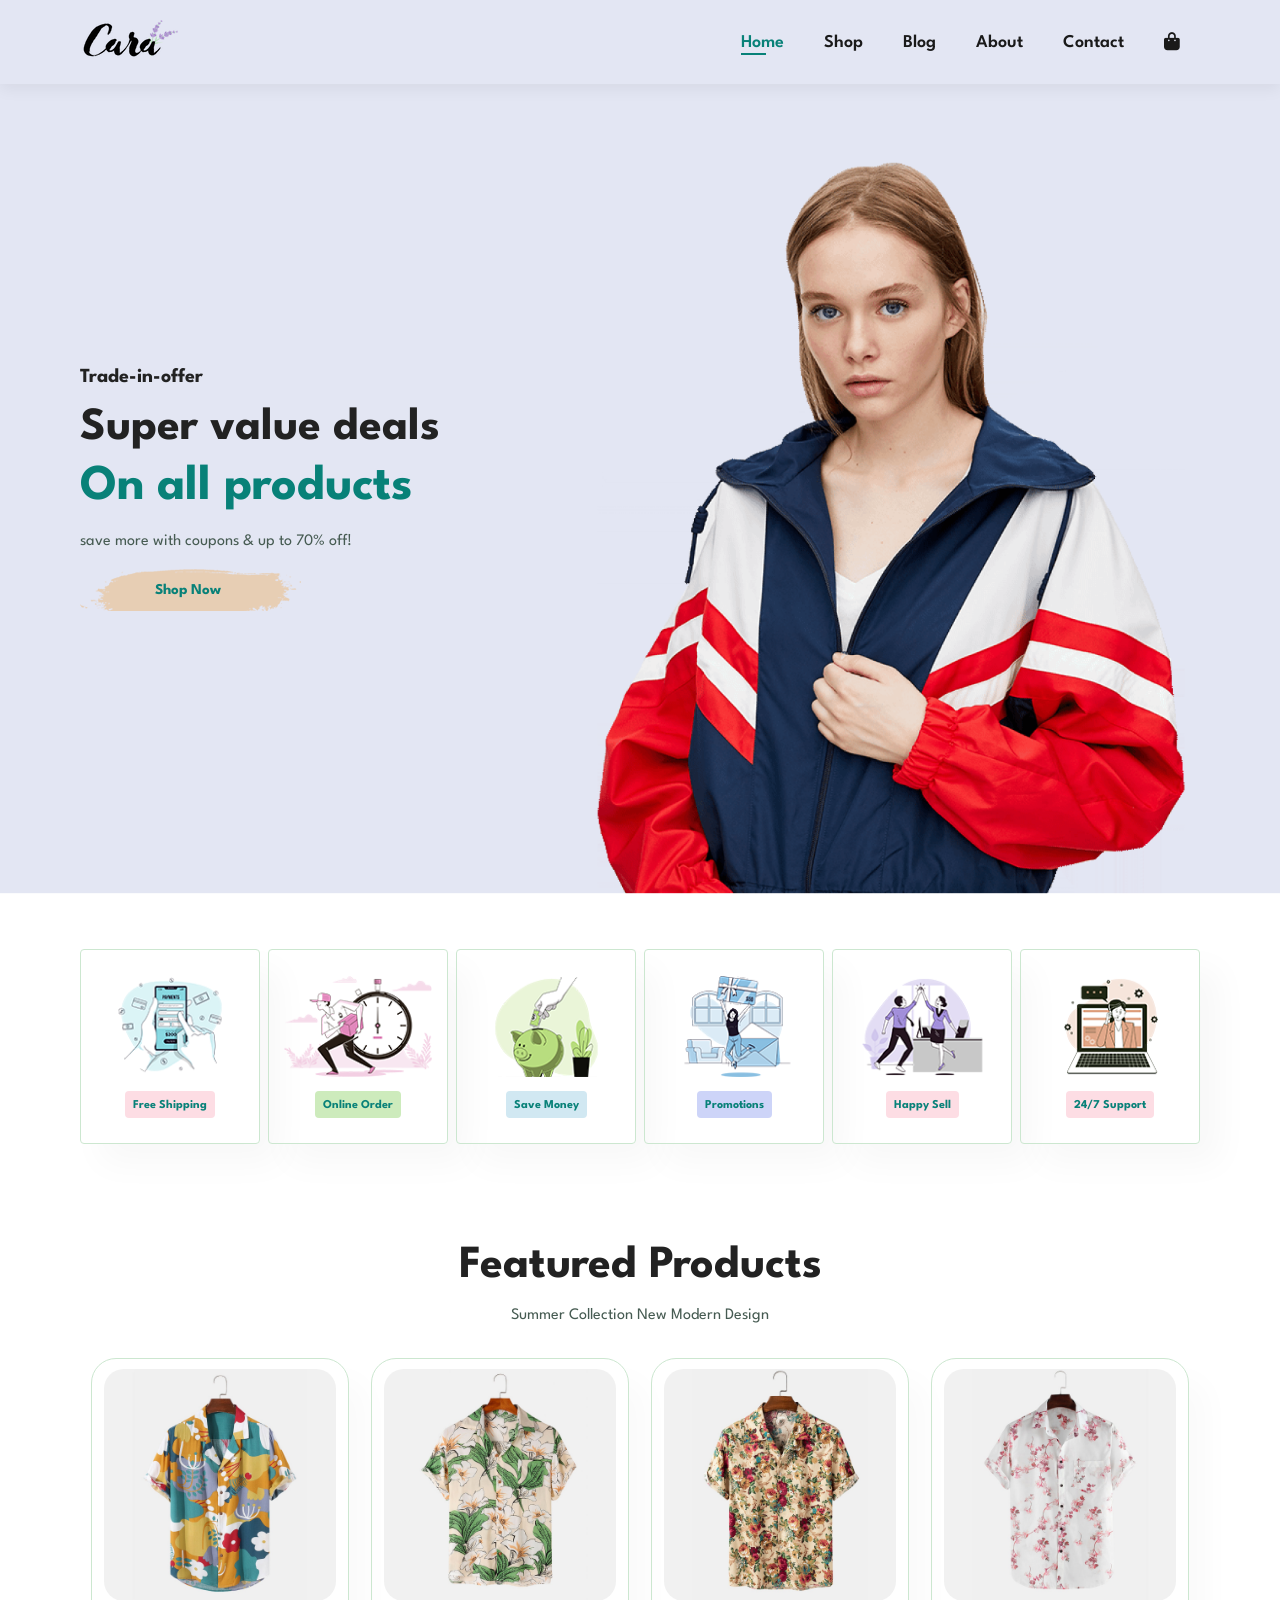
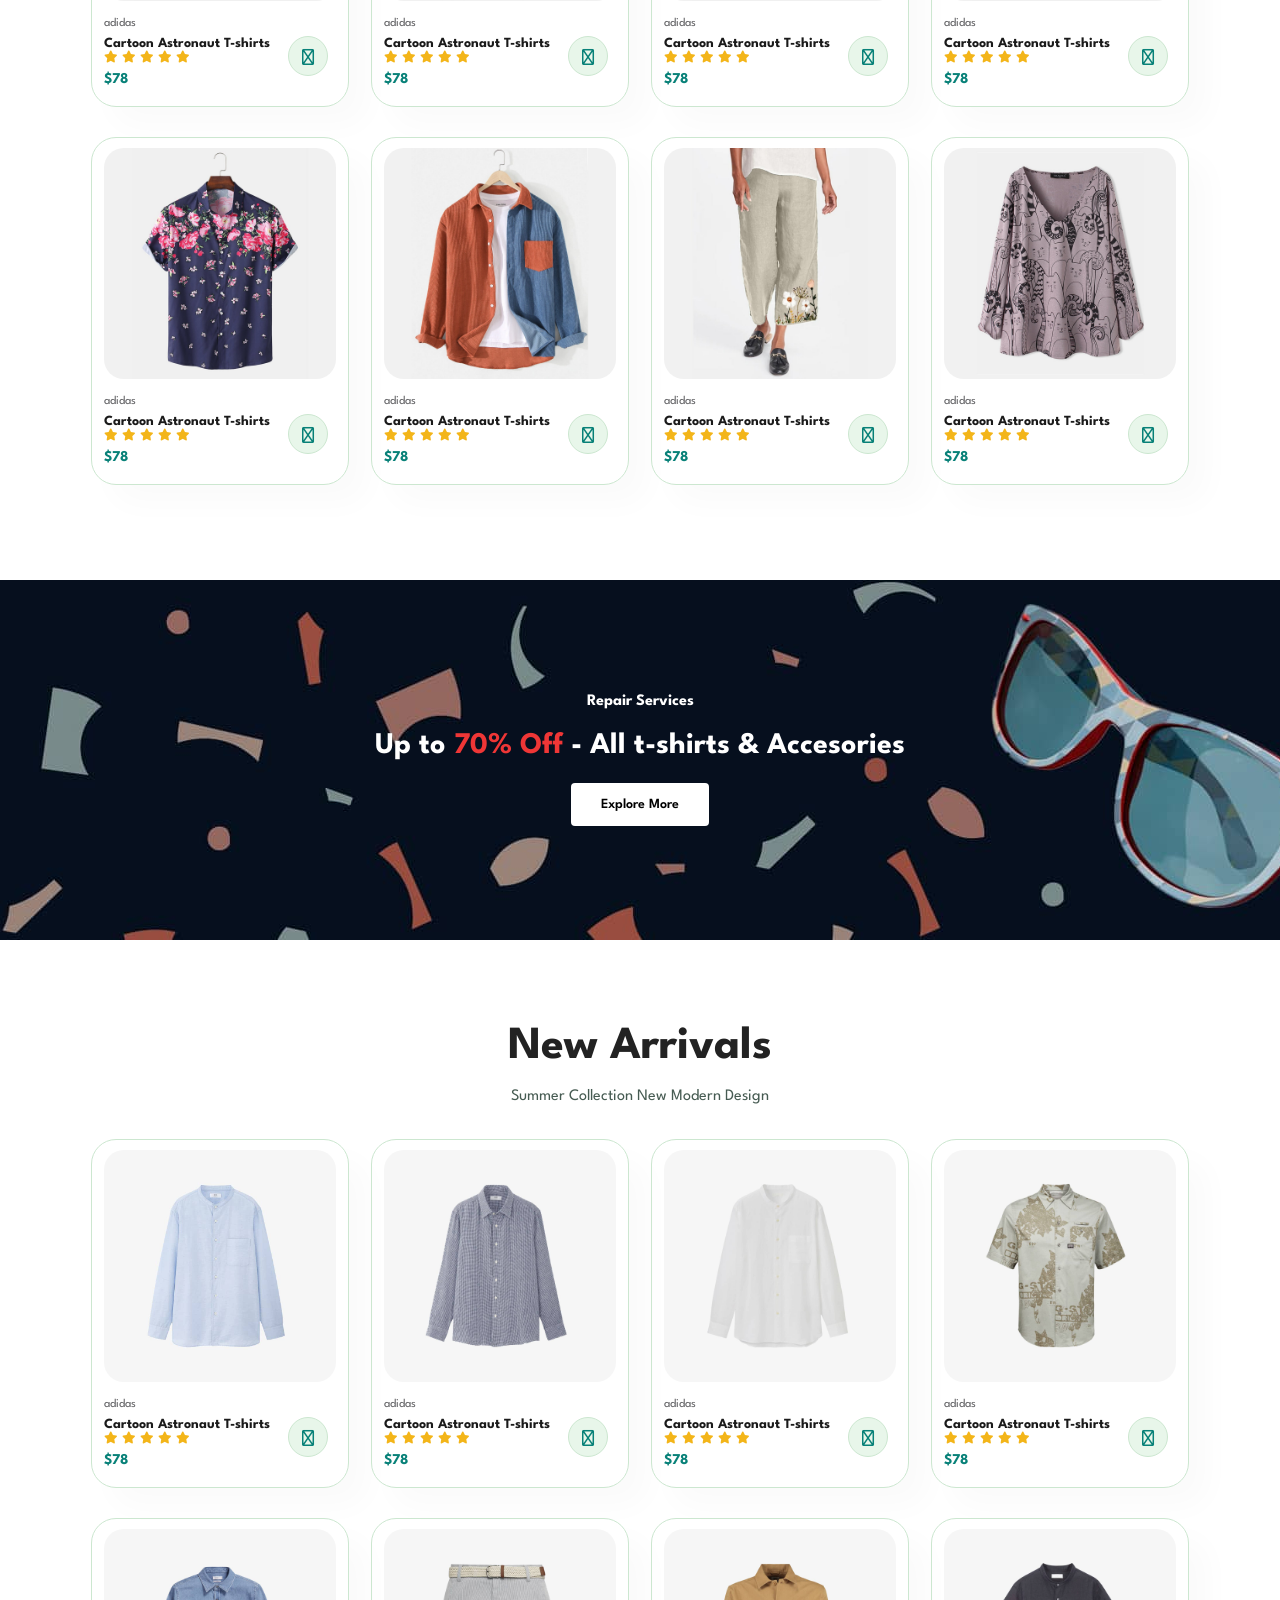
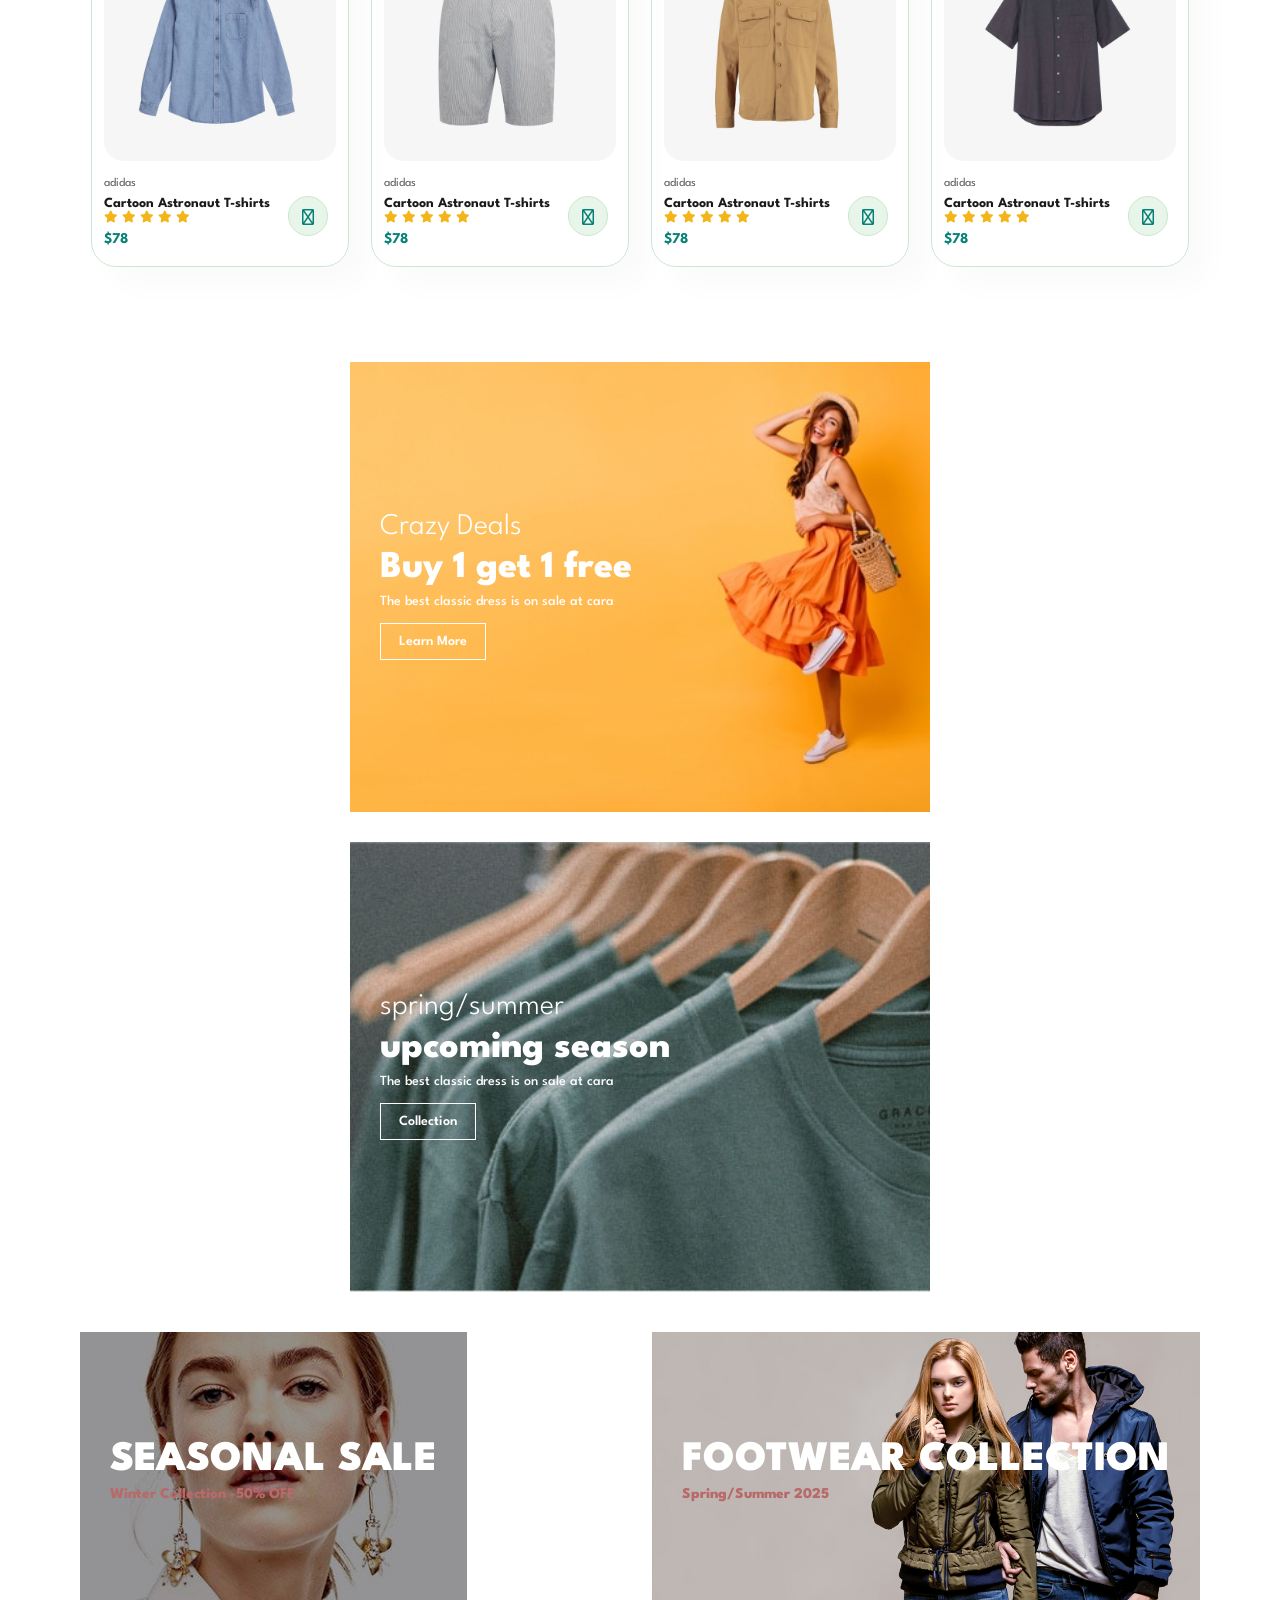
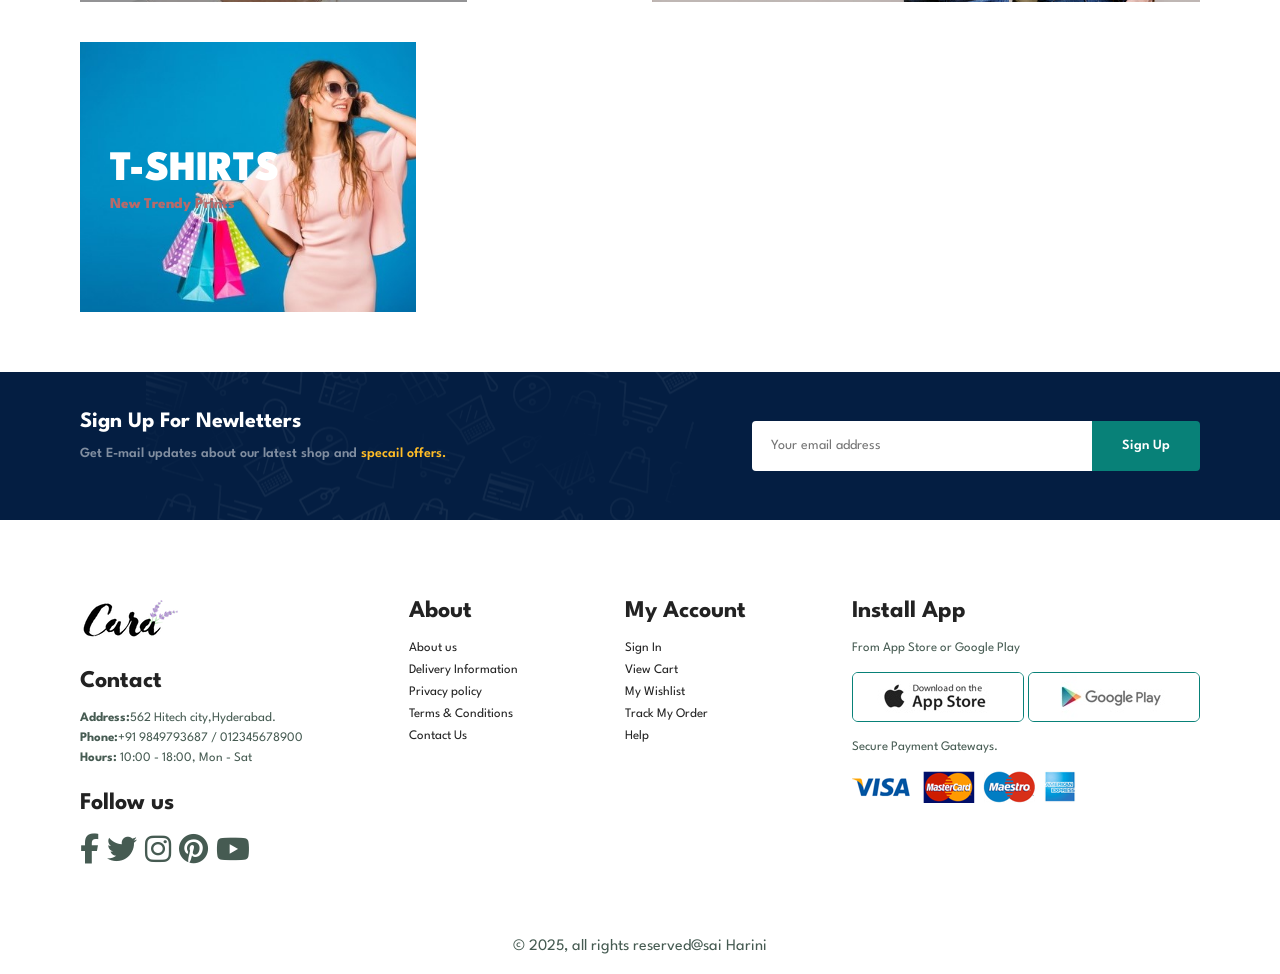
<file: index.html>
<!DOCTYPE html>
<html lang="en">
<head>
    <meta charset="UTF-8">
    <meta name="viewport" content="width=device-width, initial-scale=1.0">
    <title>Cara -Clothing Brand.</title>
    <link rel="stylesheet" href="style.css">
    <link rel="icon" href="assets/logo.png" type="image/x-icon">

    <!-- Font Awesome CDN -->
    <link rel="stylesheet" href="https://cdn.jsdelivr.net/npm/@fortawesome/fontawesome-free@6.5.2/css/all.min.css">

</head>
<body>
    <section id="header">
        <a href="#"><img src="assets/logo.png" class="logo" alt=""></a>
        <div>
            <ul id="navbar">
                <li><a class="active" href="index.html">Home</a></li>
                <li><a href="shop.html">Shop</a></li>
                <li><a href="blog.html">Blog</a></li>
                <li><a href="about.html">About</a></li>
                <li><a href="contact.html">Contact</a></li>
                <li id="lg-bag"><a href="cart.html"><i class="fa-solid fa-bag-shopping"></i></a></li>
                <a href="#" id="close"><i class="fas fa-times"></i></a>

            </ul>
        </div>
        <div id="mobile">
            <a style="color:black" href="cart.html"><i class="fa-solid fa-bag-shopping"></i></a>
             <i id="bar" class="fas fa-outdent"></i>
        </div>
    </section>
    <section id="hero">
        <h4>Trade-in-offer</h4>
        <h2>Super value deals</h2>
        <h1>On all products</h1>
        <p>save more with coupons & up to 70% off!</p>
        <button>Shop Now</button>
    </section>
    <section id="feature" class="section-p1">
        <div class="feature-box">
            <img src="assets/features/f1.png" alt="">
            <h6>Free Shipping</h6>
        </div>
        <div class="feature-box">
            <img src="assets/features/f2.png" alt="">
            <h6>Online Order</h6>
        </div>
        <div class="feature-box">
            <img src="assets/features/f3.png" alt="">
            <h6>Save Money</h6>
        </div>
        <div class="feature-box">
            <img src="assets/features/f4.png" alt="">
            <h6>Promotions</h6>
        </div>
        <div class="feature-box">
            <img src="assets/features/f5.png" alt="">
            <h6>Happy Sell</h6>
        </div>
        <div class="feature-box">
            <img src="assets/features/f6.png" alt="">
            <h6>24/7 Support</h6>
        </div>
    </section>
    <section id="product1" class="section-p1">
        <h2>Featured Products</h2>
        <p>Summer Collection New Modern Design</p>
        <div class="pro-container">
            <div class="pro" onclick="window.location.href='sproduct.html'">
                <img src="assets/products/f1.jpg" alt="">
                <div class="des">
                    <span>adidas</span>
                    <h5>Cartoon Astronaut T-shirts</h5>
                    <div class="start">
                        <i class="fas fa-star"></i>
                        <i class="fas fa-star"></i>
                        <i class="fas fa-star"></i>
                        <i class="fas fa-star"></i>
                        <i class="fas fa-star"></i>
                    </div>
                    <h4>$78</h4>
                </div>
                <a href="#"><i class="fa-solid fa-cart-shopping"></i></a>
            </div>
            <div class="pro">
                <img src="assets/products/f2.jpg" alt="">
                <div class="des">
                    <span>adidas</span>
                    <h5>Cartoon Astronaut T-shirts</h5>
                    <div class="start">
                        <i class="fas fa-star"></i>
                        <i class="fas fa-star"></i>
                        <i class="fas fa-star"></i>
                        <i class="fas fa-star"></i>
                        <i class="fas fa-star"></i>
                    </div>
                    <h4>$78</h4>
                </div>
                <a href="#"><i class="fa fa-cart-shopping"></i></a>
            </div><div class="pro">
                <img src="assets/products/f3.jpg" alt="">
                <div class="des">
                    <span>adidas</span>
                    <h5>Cartoon Astronaut T-shirts</h5>
                    <div class="start">
                        <i class="fas fa-star"></i>
                        <i class="fas fa-star"></i>
                        <i class="fas fa-star"></i>
                        <i class="fas fa-star"></i>
                        <i class="fas fa-star"></i>
                    </div>
                    <h4>$78</h4>
                </div>
                <a href="#"><i class="fa fa-cart-shopping"></i></a>
            </div><div class="pro">
                <img src="assets/products/f4.jpg" alt="">
                <div class="des">
                    <span>adidas</span>
                    <h5>Cartoon Astronaut T-shirts</h5>
                    <div class="start">
                        <i class="fas fa-star"></i>
                        <i class="fas fa-star"></i>
                        <i class="fas fa-star"></i>
                        <i class="fas fa-star"></i>
                        <i class="fas fa-star"></i>
                    </div>
                    <h4>$78</h4>
                </div>
                <a href="#"><i class="fa fa-cart-shopping"></i></a>
            </div><div class="pro">
                <img src="assets/products/f5.jpg" alt="">
                <div class="des">
                    <span>adidas</span>
                    <h5>Cartoon Astronaut T-shirts</h5>
                    <div class="start">
                        <i class="fas fa-star"></i>
                        <i class="fas fa-star"></i>
                        <i class="fas fa-star"></i>
                        <i class="fas fa-star"></i>
                        <i class="fas fa-star"></i>
                    </div>
                    <h4>$78</h4>
                </div>
                <a href="#"><i class="fa fa-cart-shopping"></i></a>
            </div><div class="pro">
                <img src="assets/products/f6.jpg" alt="">
                <div class="des">
                    <span>adidas</span>
                    <h5>Cartoon Astronaut T-shirts</h5>
                    <div class="start">
                        <i class="fas fa-star"></i>
                        <i class="fas fa-star"></i>
                        <i class="fas fa-star"></i>
                        <i class="fas fa-star"></i>
                        <i class="fas fa-star"></i>
                    </div>
                    <h4>$78</h4>
                </div>
                <a href="#"><i class="fa fa-cart-shopping"></i></a>
            </div><div class="pro">
                <img src="assets/products/f7.jpg" alt="">
                <div class="des">
                    <span>adidas</span>
                    <h5>Cartoon Astronaut T-shirts</h5>
                    <div class="start">
                        <i class="fas fa-star"></i>
                        <i class="fas fa-star"></i>
                        <i class="fas fa-star"></i>
                        <i class="fas fa-star"></i>
                        <i class="fas fa-star"></i>
                    </div>
                    <h4>$78</h4>
                </div>
                <a href="#"><i class="fa fa-cart-shopping"></i></a>
            </div>
            <div class="pro">
                <img src="assets/products/f8.jpg" alt="">
                <div class="des">
                    <span>adidas</span>
                    <h5>Cartoon Astronaut T-shirts</h5>
                    <div class="start">
                        <i class="fas fa-star"></i>
                        <i class="fas fa-star"></i>
                        <i class="fas fa-star"></i>
                        <i class="fas fa-star"></i>
                        <i class="fas fa-star"></i>
                    </div>
                    <h4>$78</h4>
                </div>
                <a href="#"><i class="fa fa-cart-shopping"></i></a>
            </div>
        </div>
    </section>
    <section id="banner" class="section-m1">
        <h4>Repair Services</h4>
        <h2>Up to <span>70% Off</span> - All t-shirts & Accesories</h2>
        <button class="normal">Explore More</button>
    </section>
    <section id="product1" class="section-p1">
        <h2>New Arrivals</h2>
        <p>Summer Collection New Modern Design</p>
        <div class="pro-container">
            <div class="pro">
                <img src="assets/products/n1.jpg" alt="">
                <div class="des">
                    <span>adidas</span>
                    <h5>Cartoon Astronaut T-shirts</h5>
                    <div class="start">
                        <i class="fas fa-star"></i>
                        <i class="fas fa-star"></i>
                        <i class="fas fa-star"></i>
                        <i class="fas fa-star"></i>
                        <i class="fas fa-star"></i>
                    </div>
                    <h4>$78</h4>
                </div>
                <a href="#"><i class="fa fa-cart-shopping"></i></a>
            </div>
            <div class="pro">
                <img src="assets/products/n2.jpg" alt="">
                <div class="des">
                    <span>adidas</span>
                    <h5>Cartoon Astronaut T-shirts</h5>
                    <div class="start">
                        <i class="fas fa-star"></i>
                        <i class="fas fa-star"></i>
                        <i class="fas fa-star"></i>
                        <i class="fas fa-star"></i>
                        <i class="fas fa-star"></i>
                    </div>
                    <h4>$78</h4>
                </div>
                <a href="#"><i class="fa fa-cart-shopping"></i></a>
            </div><div class="pro">
                <img src="assets/products/n3.jpg" alt="">
                <div class="des">
                    <span>adidas</span>
                    <h5>Cartoon Astronaut T-shirts</h5>
                    <div class="start">
                        <i class="fas fa-star"></i>
                        <i class="fas fa-star"></i>
                        <i class="fas fa-star"></i>
                        <i class="fas fa-star"></i>
                        <i class="fas fa-star"></i>
                    </div>
                    <h4>$78</h4>
                </div>
                <a href="#"><i class="fa fa-cart-shopping"></i></a>
            </div><div class="pro">
                <img src="assets/products/n4.jpg" alt="">
                <div class="des">
                    <span>adidas</span>
                    <h5>Cartoon Astronaut T-shirts</h5>
                    <div class="start">
                        <i class="fas fa-star"></i>
                        <i class="fas fa-star"></i>
                        <i class="fas fa-star"></i>
                        <i class="fas fa-star"></i>
                        <i class="fas fa-star"></i>
                    </div>
                    <h4>$78</h4>
                </div>
                <a href="#"><i class="fa fa-cart-shopping"></i></a>
            </div><div class="pro">
                <img src="assets/products/n5.jpg" alt="">
                <div class="des">
                    <span>adidas</span>
                    <h5>Cartoon Astronaut T-shirts</h5>
                    <div class="start">
                        <i class="fas fa-star"></i>
                        <i class="fas fa-star"></i>
                        <i class="fas fa-star"></i>
                        <i class="fas fa-star"></i>
                        <i class="fas fa-star"></i>
                    </div>
                    <h4>$78</h4>
                </div>
                <a href="#"><i class="fa fa-cart-shopping"></i></a>
            </div><div class="pro">
                <img src="assets/products/n6.jpg" alt="">
                <div class="des">
                    <span>adidas</span>
                    <h5>Cartoon Astronaut T-shirts</h5>
                    <div class="start">
                        <i class="fas fa-star"></i>
                        <i class="fas fa-star"></i>
                        <i class="fas fa-star"></i>
                        <i class="fas fa-star"></i>
                        <i class="fas fa-star"></i>
                    </div>
                    <h4>$78</h4>
                </div>
                <a href="#"><i class="fa fa-cart-shopping"></i></a>
            </div><div class="pro">
                <img src="assets/products/n7.jpg" alt="">
                <div class="des">
                    <span>adidas</span>
                    <h5>Cartoon Astronaut T-shirts</h5>
                    <div class="start">
                        <i class="fas fa-star"></i>
                        <i class="fas fa-star"></i>
                        <i class="fas fa-star"></i>
                        <i class="fas fa-star"></i>
                        <i class="fas fa-star"></i>
                    </div>
                    <h4>$78</h4>
                </div>
                <a href="#"><i class="fa fa-cart-shopping"></i></a>
            </div>
            <div class="pro">
                <img src="assets/products/n8.jpg" alt="">
                <div class="des">
                    <span>adidas</span>
                    <h5>Cartoon Astronaut T-shirts</h5>
                    <div class="start">
                        <i class="fas fa-star"></i>
                        <i class="fas fa-star"></i>
                        <i class="fas fa-star"></i>
                        <i class="fas fa-star"></i>
                        <i class="fas fa-star"></i>
                    </div>
                    <h4>$78</h4>
                </div>
                <a href="#"><i class="fa fa-cart-shopping"></i></a>
            </div>
        </div>
    </section>
    <section id="sm-banner" class="section-p1">
        <div class="banner-box">
            <h4>Crazy Deals</h4>
            <h2>Buy 1 get 1 free</h2>
            <span>The best classic dress is on sale at cara</span>
            <button class="white">Learn More</button>
        </div>
        <div class="banner-box banner-box2" >
            <h4>spring/summer</h4>
            <h2>upcoming season</h2>
            <span>The best classic dress is on sale at cara</span>
            <button class="white">Collection</button>
        </div>
    </section>
    <section id="banner3">
        <div class="banner-box">
            <h2>SEASONAL SALE</h2>
            <h3>Winter Collection -50% OFF</h3>
        </div>
         <div class="banner-box banner-box2">
            <h2>FOOTWEAR COLLECTION</h2>
            <h3>Spring/Summer 2025</h3>
        </div>
         <div class="banner-box banner-box3">
            <h2>T-SHIRTS</h2>
            <h3>New Trendy Prints</h3>
        </div>
    </section>
    <section id="news-letter" class="section-p1 section-m1">
        <div class="newsText">
            <h4>Sign Up For Newletters</h4>
           <p>Get E-mail updates about our latest shop and <span>specail offers.</span></p>
        </div>
        <div class="form">
            <input type="text" placeholder="Your email address">
            <button class="normal">Sign Up</button>
        </div>
    </section>
    <footer class="section-p1">
        <div class="col">
            <img class="logo" src="assets/logo.png" alt="">
            <h4>Contact</h4>
            <p><strong>Address:</strong>562 Hitech city,Hyderabad.</p>
            <p><strong>Phone:</strong>+91 9849793687 / 012345678900</p>
            <p><strong>Hours:</strong> 10:00 - 18:00, Mon - Sat</p>
            <div class="follow">
                <h4>Follow us</h4>
                <div class="icon">
                    <i class="fab fa-facebook-f"></i>
                    <i class="fab fa-twitter"></i>
                    <i class="fab fa-instagram"></i>
                    <i class="fab fa-pinterest"></i>
                    <i class="fab fa-youtube"></i>
                </div>
            </div>
        </div>
        <div class="col">
            <h4>About</h4>
            <a href="#">About us</a>
            <a href="#">Delivery Information</a>
            <a href="#">Privacy policy</a>
            <a href="#">Terms & Conditions</a>
            <a href="#">Contact Us</a>
        </div>
        <div class="col">
            <h4>My Account</h4>
            <a href="#">Sign In</a>
            <a href="#">View Cart</a>
            <a href="#">My Wishlist</a>
            <a href="#">Track My Order</a>
            <a href="#">Help</a>
        </div>
        <div class="col install">
            <h4>Install App</h4>
            <p>From App Store or Google Play</p>
            <div class="row">
                <img src="assets/pay/app.jpg" alt="">
                <img src="assets/pay/play.jpg" alt="">
            </div>
            <p>Secure Payment Gateways.</p>
            <img src="assets/pay/pay.png" alt="">
        </div>
        
    </footer>
    <div class="copyright">
            <p>&copy; 2025, all rights reserved@sai Harini</p>
    </div>
</body>
<script src="script.js"></script>
</html>
</file>
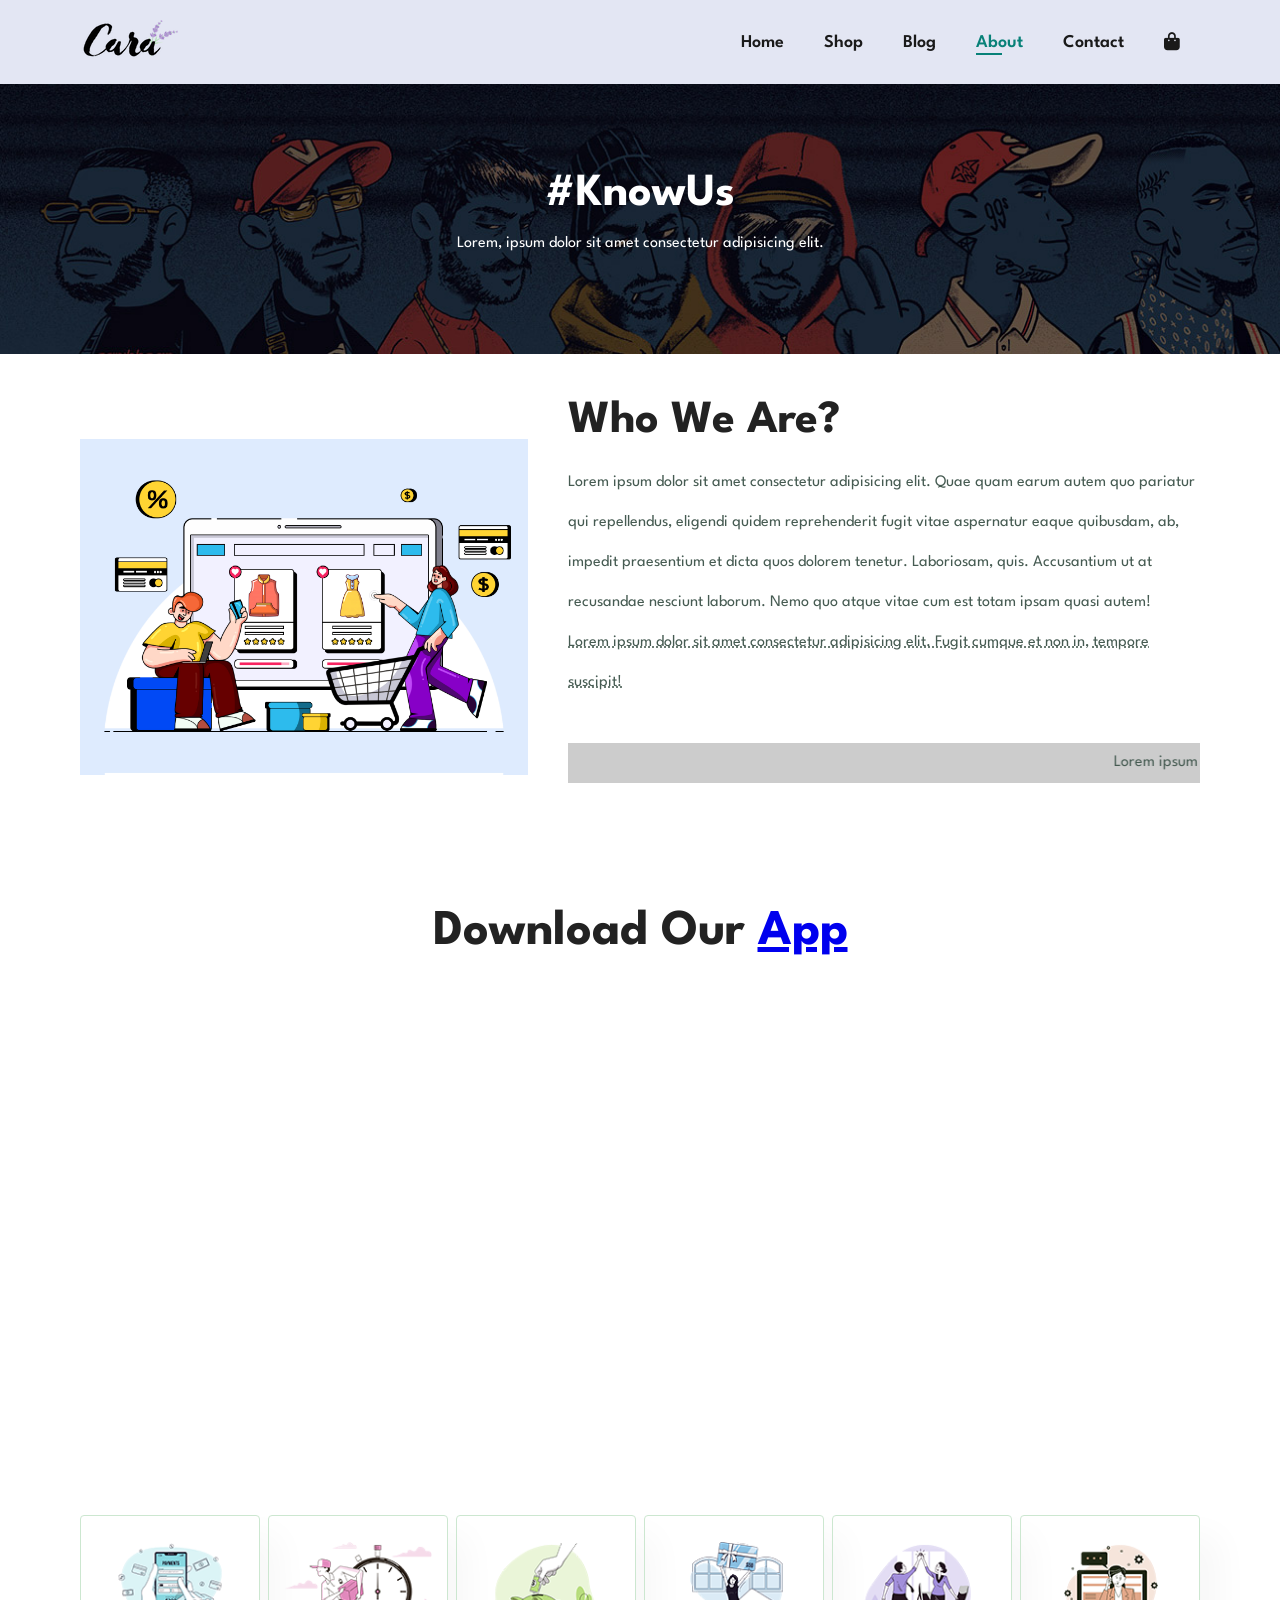
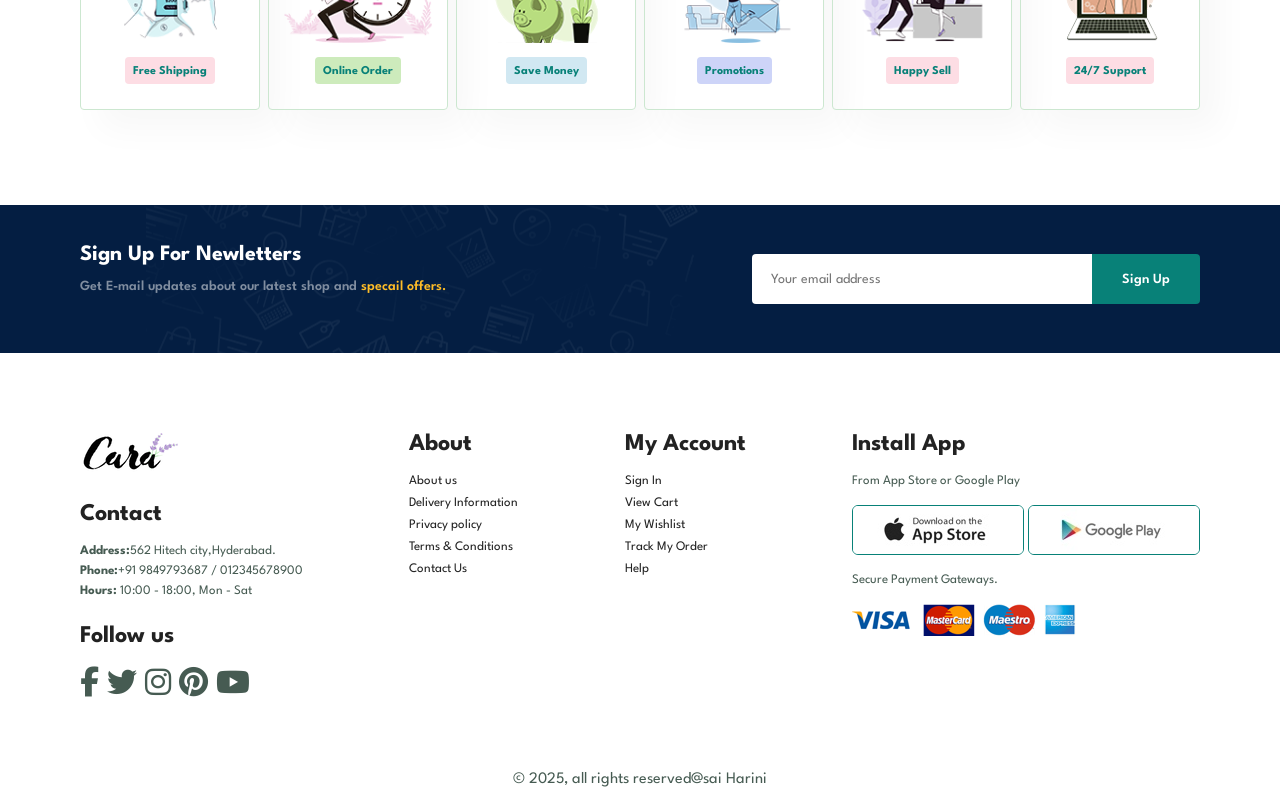
<file: about.html>
<!DOCTYPE html>
<html lang="en">
<head>
    <meta charset="UTF-8">
    <meta name="viewport" content="width=device-width, initial-scale=1.0">
    <title>Cara -Clothing Brand.</title>
    <link rel="stylesheet" href="style.css">
    <link rel="icon" href="assets/logo.png" type="image/x-icon">

    <!-- Font Awesome CDN -->
    <link rel="stylesheet" href="https://cdn.jsdelivr.net/npm/@fortawesome/fontawesome-free@6.5.2/css/all.min.css">

</head>
<body>
    <section id="header">
        <a href="#"><img src="assets/logo.png" class="logo" alt=""></a>
        <div>
            <ul id="navbar">
                <li><a href="index.html">Home</a></li>
                <li><a href="shop.html">Shop</a></li>
                <li><a href="blog.html">Blog</a></li>
                <li><a class="active" href="about.html">About</a></li>
                <li><a href="contact.html">Contact</a></li>
                <li id="lg-bag"><a href="cart.html"><i class="fa-solid fa-bag-shopping"></i></a></li>
                <a href="#" id="close"><i class="fas fa-times"></i></a>

            </ul>
        </div>
        <div id="mobile">
            <a style="color:black" href="cart.html"><i class="fa-solid fa-bag-shopping"></i></a>
             <i id="bar" class="fas fa-outdent"></i>
        </div>
    </section>
    <section id="page-header" class="about-header">
        <h2>#KnowUs</h2>

        <p>Lorem, ipsum dolor sit amet consectetur adipisicing elit.</p>
       
    </section>
    <section id="about-head" class="section-p1">
        <img src="assets/about/a6.jpg" alt="">
        <div>
            <h2>Who We Are?</h2>
            <p>Lorem ipsum dolor sit amet consectetur adipisicing elit. Quae quam earum autem quo pariatur qui repellendus, eligendi quidem reprehenderit fugit vitae aspernatur eaque quibusdam, ab, impedit praesentium et dicta quos dolorem tenetur. Laboriosam, quis. Accusantium ut at recusandae nesciunt laborum. Nemo quo atque vitae cum est totam ipsam quasi autem! <br>
                <abbr title="">Lorem ipsum dolor sit amet consectetur adipisicing elit. Fugit cumque et non in, tempore suscipit!
                </abbr>
                <br><br>
                <marquee style="background-color: #ccc;" loop="-1" scrollamount="5" width="100%">Lorem ipsum dolor sit amet consectetur adipisicing elit. Dolorem, provident!</marquee>
            </p>

        </div>
    </section>
    <section id="about-app" class="section-p1">
        <h1>Download Our <a href="#">App</a></h1>
        <div class="video">
            <video autoplay muted loop src="assets/about/1.mp4"></video>
        </div>
    </section>
     <section id="feature" class="section-p1">
        <div class="feature-box">
            <img src="assets/features/f1.png" alt="">
            <h6>Free Shipping</h6>
        </div>
        <div class="feature-box">
            <img src="assets/features/f2.png" alt="">
            <h6>Online Order</h6>
        </div>
        <div class="feature-box">
            <img src="assets/features/f3.png" alt="">
            <h6>Save Money</h6>
        </div>
        <div class="feature-box">
            <img src="assets/features/f4.png" alt="">
            <h6>Promotions</h6>
        </div>
        <div class="feature-box">
            <img src="assets/features/f5.png" alt="">
            <h6>Happy Sell</h6>
        </div>
        <div class="feature-box">
            <img src="assets/features/f6.png" alt="">
            <h6>24/7 Support</h6>
        </div>
    </section>
     <section id="news-letter" class="section-p1 section-m1">
        <div class="newsText">
            <h4>Sign Up For Newletters</h4>
           <p>Get E-mail updates about our latest shop and <span>specail offers.</span></p>
        </div>
        <div class="form">
            <input type="text" placeholder="Your email address">
            <button class="normal">Sign Up</button>
        </div>
    </section>
    <footer class="section-p1">
        <div class="col">
            <img class="logo" src="assets/logo.png" alt="">
            <h4>Contact</h4>
            <p><strong>Address:</strong>562 Hitech city,Hyderabad.</p>
            <p><strong>Phone:</strong>+91 9849793687 / 012345678900</p>
            <p><strong>Hours:</strong> 10:00 - 18:00, Mon - Sat</p>
            <div class="follow">
                <h4>Follow us</h4>
                <div class="icon">
                    <i class="fab fa-facebook-f"></i>
                    <i class="fab fa-twitter"></i>
                    <i class="fab fa-instagram"></i>
                    <i class="fab fa-pinterest"></i>
                    <i class="fab fa-youtube"></i>
                </div>
            </div>
        </div>
        <div class="col">
            <h4>About</h4>
            <a href="#">About us</a>
            <a href="#">Delivery Information</a>
            <a href="#">Privacy policy</a>
            <a href="#">Terms & Conditions</a>
            <a href="#">Contact Us</a>
        </div>
        <div class="col">
            <h4>My Account</h4>
            <a href="#">Sign In</a>
            <a href="#">View Cart</a>
            <a href="#">My Wishlist</a>
            <a href="#">Track My Order</a>
            <a href="#">Help</a>
        </div>
        <div class="col install">
            <h4>Install App</h4>
            <p>From App Store or Google Play</p>
            <div class="row">
                <img src="assets/pay/app.jpg" alt="">
                <img src="assets/pay/play.jpg" alt="">
            </div>
            <p>Secure Payment Gateways.</p>
            <img src="assets/pay/pay.png" alt="">
        </div>
        
    </footer>
    <div class="copyright">
            <p>&copy; 2025, all rights reserved@sai Harini</p>
    </div>
</body>
<script src="script.js"></script>
</html>
</file>
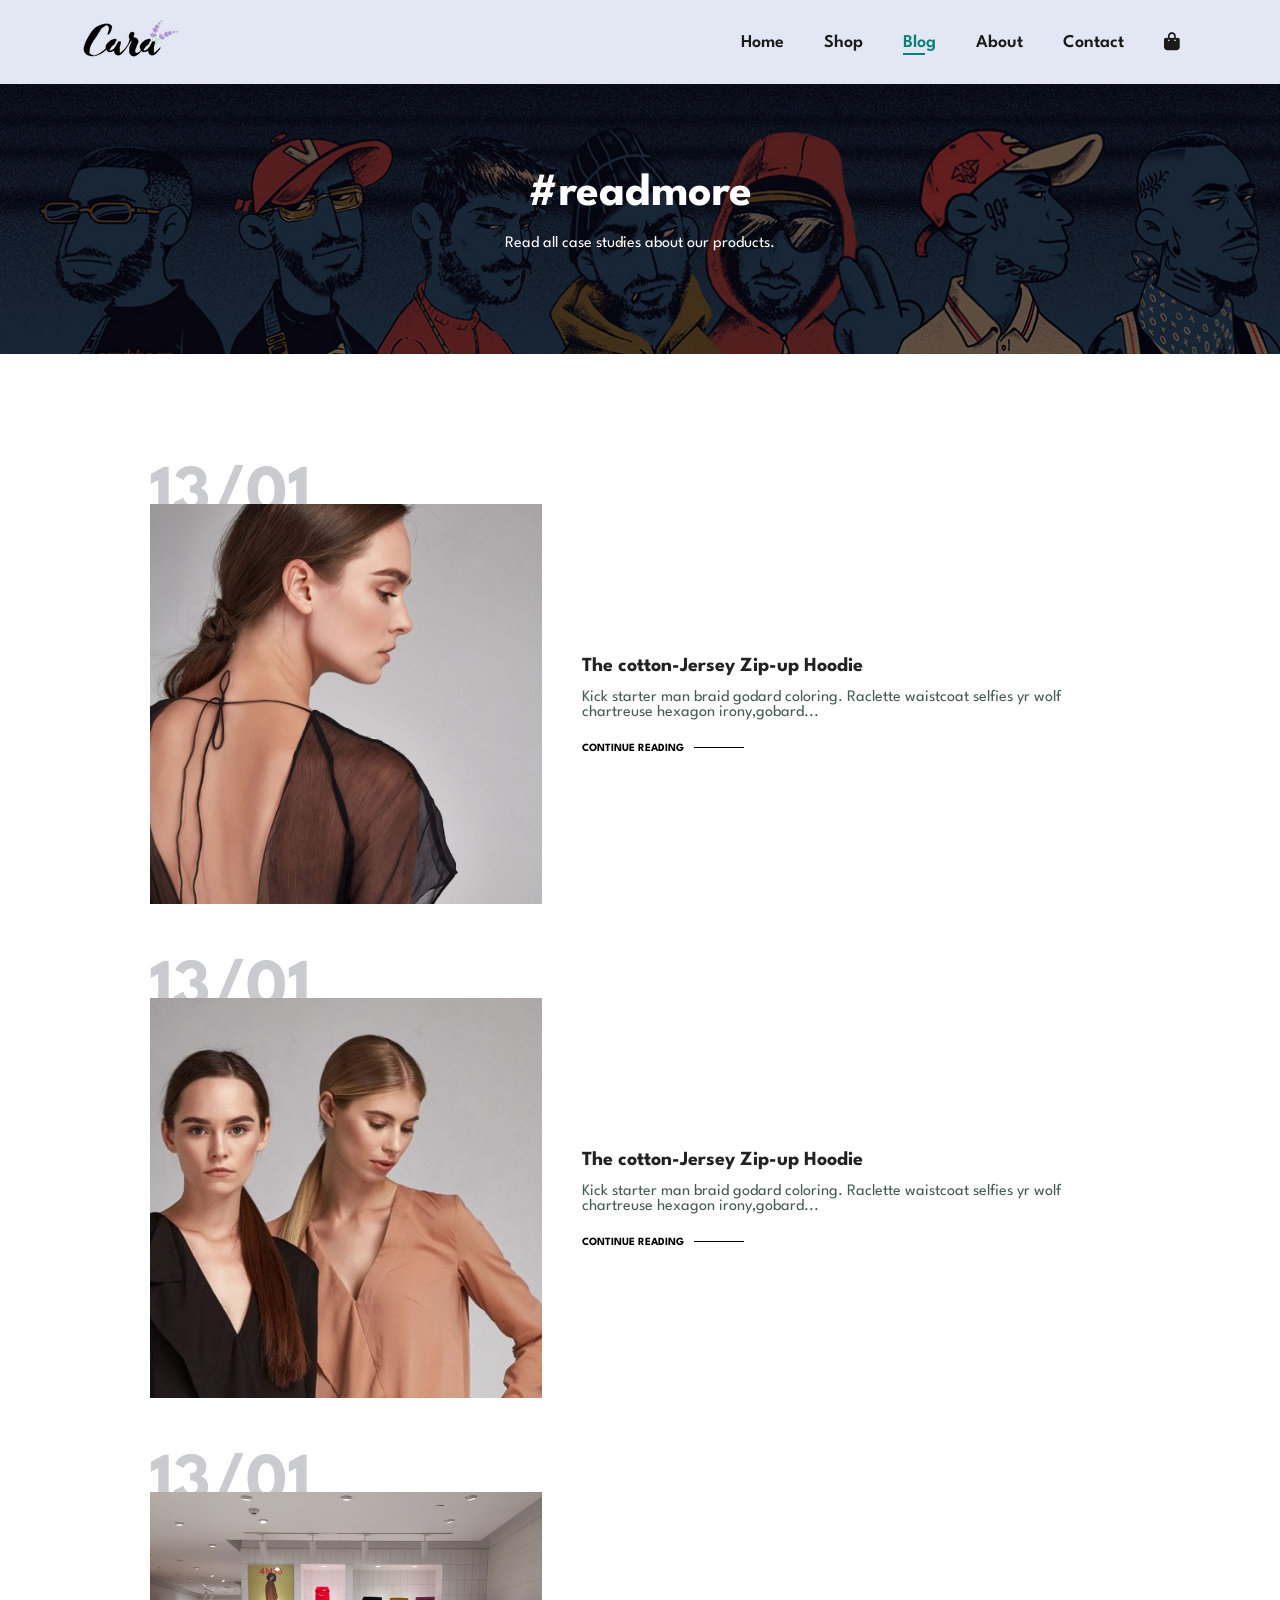
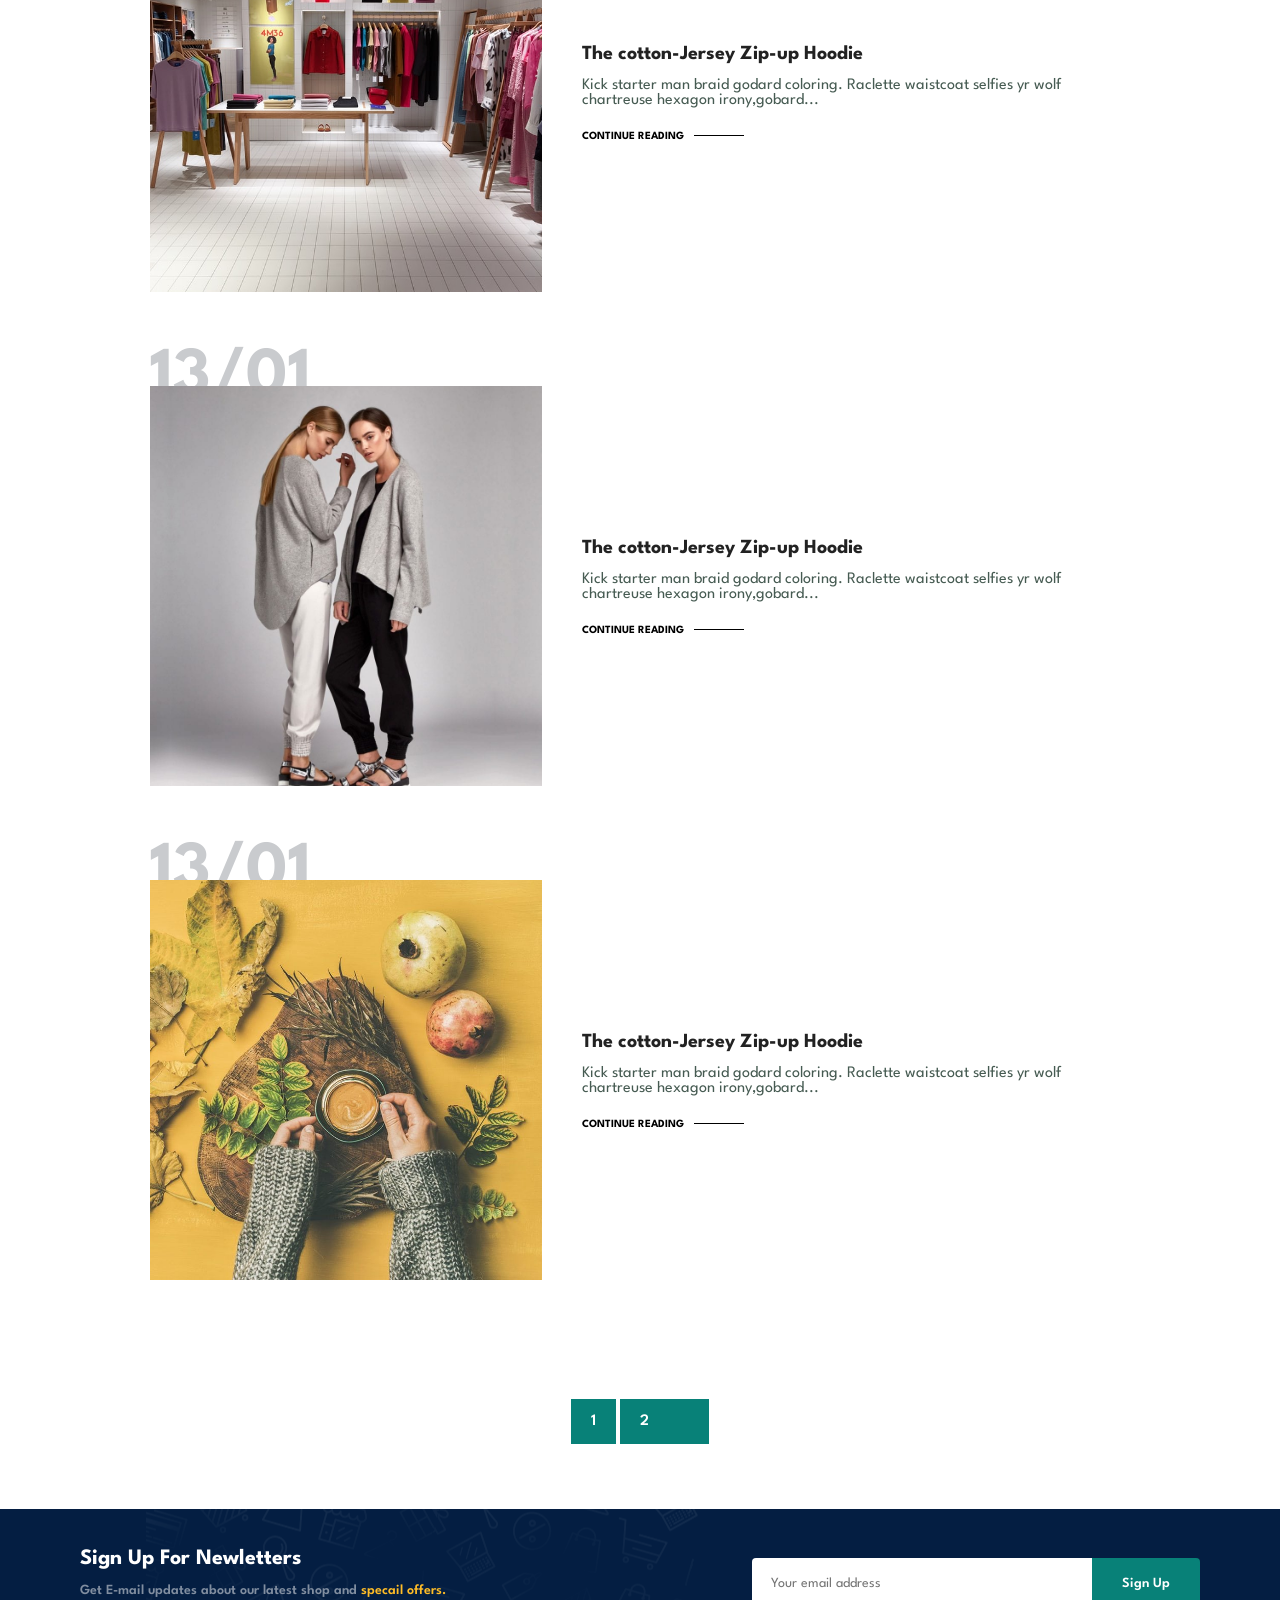
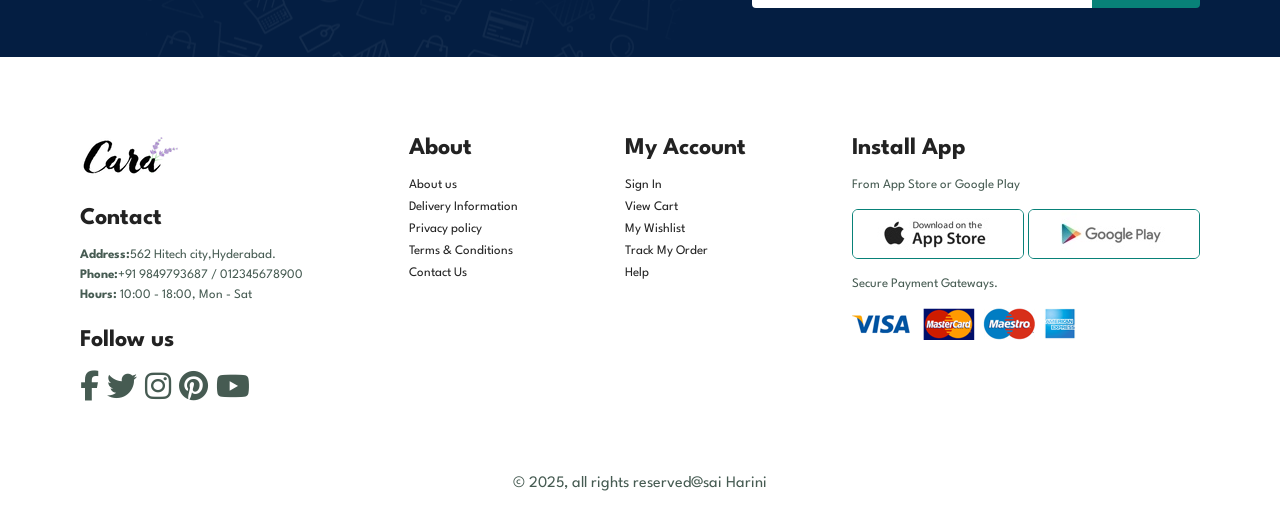
<file: blog.html>
<!DOCTYPE html>
<html lang="en">
<head>
    <meta charset="UTF-8">
    <meta name="viewport" content="width=device-width, initial-scale=1.0">
    <title>Cara -Clothing Brand.</title>
    <link rel="stylesheet" href="style.css">
    <link rel="icon" href="assets/logo.png" type="image/x-icon">

    <!-- Font Awesome CDN -->
    <link rel="stylesheet" href="https://cdn.jsdelivr.net/npm/@fortawesome/fontawesome-free@6.5.2/css/all.min.css">

</head>
<body>
    <section id="header">
        <a href="#"><img src="assets/logo.png" class="logo" alt=""></a>
        <div>
            <ul id="navbar">
                <li><a  href="index.html">Home</a></li>
                <li><a href="shop.html">Shop</a></li>
                <li><a class="active" href="blog.html">Blog</a></li>
                <li><a href="about.html">About</a></li>
                <li><a href="contact.html">Contact</a></li>
                <li id="lg-bag"><a href="cart.html"><i class="fa-solid fa-bag-shopping"></i></a></li>
                <a href="#" id="close"><i class="fas fa-times"></i></a>

            </ul>
        </div>
        <div id="mobile">
            <a style="color:black" href="cart.html"><i class="fa-solid fa-bag-shopping"></i></a>
             <i id="bar" class="fas fa-outdent"></i>
        </div>
    </section>
    <section id="page-header" class="blog-header2">
        <h2>#readmore</h2>

        <p>Read all case studies about our products.</p>
       
    </section>
    <section id="blog">
        <div class="blog-box">
            <div class="blog-img">
                <img src="assets/blog/b1.jpg" alt="">
            </div>
            <div class="blog-details">
                <h4>The cotton-Jersey Zip-up Hoodie</h4>
                <p>Kick starter man braid godard coloring. Raclette waistcoat selfies yr wolf chartreuse hexagon irony,gobard...</p>
                <a href="#">CONTINUE READING</a>
            </div>
            <h1>13/01</h1>
        </div>
        <div class="blog-box">
            <div class="blog-img">
                <img src="assets/blog/b2.jpg" alt="">
            </div>
            <div class="blog-details">
                <h4>The cotton-Jersey Zip-up Hoodie</h4>
                <p>Kick starter man braid godard coloring. Raclette waistcoat selfies yr wolf chartreuse hexagon irony,gobard...</p>
                <a href="#">CONTINUE READING</a>
            </div>
            <h1>13/01</h1>
        </div>
        <div class="blog-box">
            <div class="blog-img">
                <img src="assets/blog/b3.jpg" alt="">
            </div>
            <div class="blog-details">
                <h4>The cotton-Jersey Zip-up Hoodie</h4>
                <p>Kick starter man braid godard coloring. Raclette waistcoat selfies yr wolf chartreuse hexagon irony,gobard...</p>
                <a href="#">CONTINUE READING</a>
            </div>
            <h1>13/01</h1>
        </div>
        <div class="blog-box">
            <div class="blog-img">
                <img src="assets/blog/b4.jpg" alt="">
            </div>
            <div class="blog-details">
                <h4>The cotton-Jersey Zip-up Hoodie</h4>
                <p>Kick starter man braid godard coloring. Raclette waistcoat selfies yr wolf chartreuse hexagon irony,gobard...</p>
                <a href="#">CONTINUE READING</a>
            </div>
            <h1>13/01</h1>
        </div>
        <div class="blog-box">
            <div class="blog-img">
                <img src="assets/blog/b6.jpg" alt="">
            </div>
            <div class="blog-details">
                <h4>The cotton-Jersey Zip-up Hoodie</h4>
                <p>Kick starter man braid godard coloring. Raclette waistcoat selfies yr wolf chartreuse hexagon irony,gobard...</p>
                <a href="#">CONTINUE READING</a>
            </div>
            <h1>13/01</h1>
        </div>
    </section>
    <section id="pagination" class="section-p1">
        <a href="#">1</a>
        <a href="#">2</a>
        <a href="#"><i class="fal fa-long-arrow-alt-right"></i></a>
    </section>
    <section id="news-letter" class="section-p1 section-m1">
        <div class="newsText">
            <h4>Sign Up For Newletters</h4>
           <p>Get E-mail updates about our latest shop and <span>specail offers.</span></p>
        </div>
        <div class="form">
            <input type="text" placeholder="Your email address">
            <button class="normal">Sign Up</button>
        </div>
    </section>
    <footer class="section-p1">
        <div class="col">
            <img class="logo" src="assets/logo.png" alt="">
            <h4>Contact</h4>
            <p><strong>Address:</strong>562 Hitech city,Hyderabad.</p>
            <p><strong>Phone:</strong>+91 9849793687 / 012345678900</p>
            <p><strong>Hours:</strong> 10:00 - 18:00, Mon - Sat</p>
            <div class="follow">
                <h4>Follow us</h4>
                <div class="icon">
                    <i class="fab fa-facebook-f"></i>
                    <i class="fab fa-twitter"></i>
                    <i class="fab fa-instagram"></i>
                    <i class="fab fa-pinterest"></i>
                    <i class="fab fa-youtube"></i>
                </div>
            </div>
        </div>
        <div class="col">
            <h4>About</h4>
            <a href="#">About us</a>
            <a href="#">Delivery Information</a>
            <a href="#">Privacy policy</a>
            <a href="#">Terms & Conditions</a>
            <a href="#">Contact Us</a>
        </div>
        <div class="col">
            <h4>My Account</h4>
            <a href="#">Sign In</a>
            <a href="#">View Cart</a>
            <a href="#">My Wishlist</a>
            <a href="#">Track My Order</a>
            <a href="#">Help</a>
        </div>
        <div class="col install">
            <h4>Install App</h4>
            <p>From App Store or Google Play</p>
            <div class="row">
                <img src="assets/pay/app.jpg" alt="">
                <img src="assets/pay/play.jpg" alt="">
            </div>
            <p>Secure Payment Gateways.</p>
            <img src="assets/pay/pay.png" alt="">
        </div>
        
    </footer>
    <div class="copyright">
            <p>&copy; 2025, all rights reserved@sai Harini</p>
    </div>
</body>
<script src="script.js"></script>
</html>
</file>
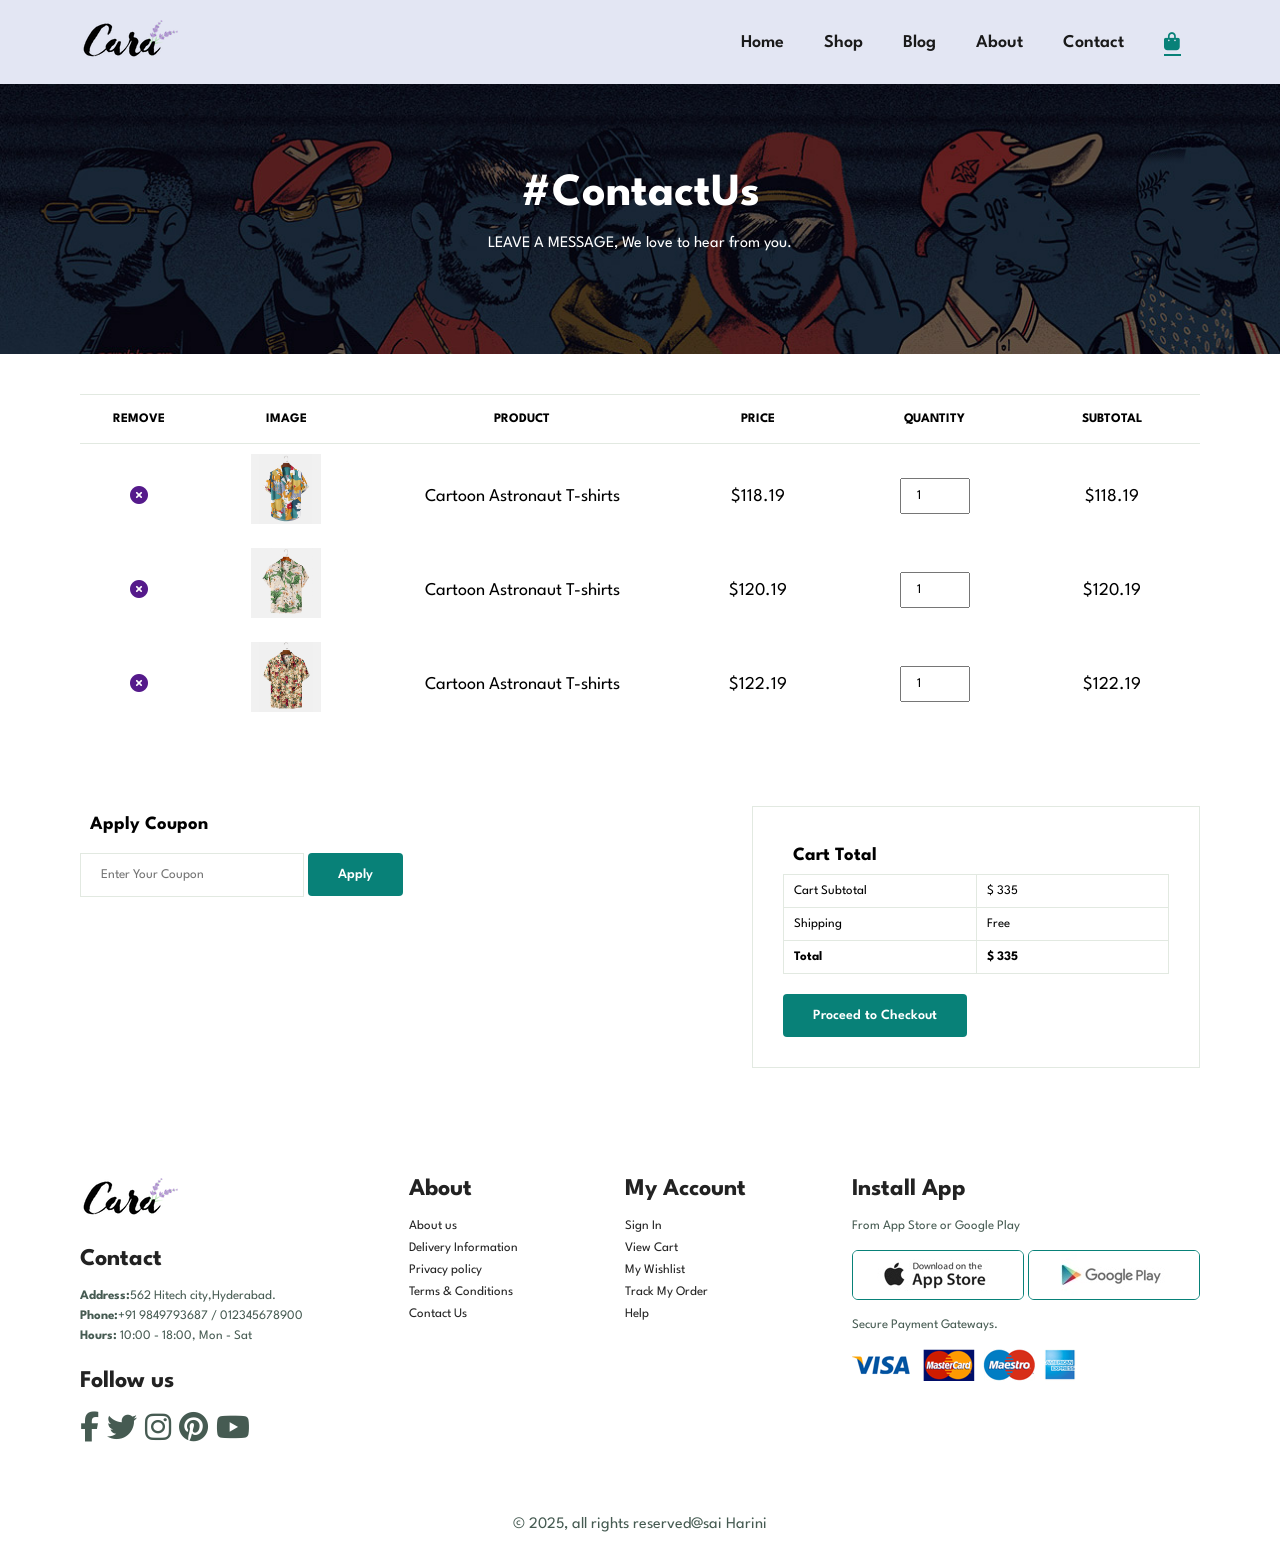
<file: cart.html>
<!DOCTYPE html>
<html lang="en">
<head>
    <meta charset="UTF-8">
    <meta name="viewport" content="width=device-width, initial-scale=1.0">
    <title>Cara -Clothing Brand.</title>
    <link rel="stylesheet" href="style.css">
    <link rel="icon" href="assets/logo.png" type="image/x-icon">

    <!-- Font Awesome CDN -->
    <link rel="stylesheet" href="https://cdn.jsdelivr.net/npm/@fortawesome/fontawesome-free@6.5.2/css/all.min.css">

</head>
<body>
    <section id="header">
        <a href="#"><img src="assets/logo.png" class="logo" alt=""></a>
        <div>
            <ul id="navbar">
                <li><a  href="index.html">Home</a></li>
                <li><a href="shop.html">Shop</a></li>
                <li><a href="blog.html">Blog</a></li>
                <li><a href="about.html">About</a></li>
                <li><a  href="contact.html">Contact</a></li>
                <li id="lg-bag"><a class="active" href="cart.html"><i class="fa-solid fa-bag-shopping"></i></a></li>
                <a href="#" id="close"><i class="fas fa-times"></i></a>

            </ul>
        </div>
        <div id="mobile">
            <a style="color:black" href="cart.html"><i class="fa-solid fa-bag-shopping"></i></a>
             <i id="bar" class="fas fa-outdent"></i>
        </div>
    </section>
     <section id="page-header" class="about-header">
        <h2>#ContactUs</h2>

        <p>LEAVE A MESSAGE, We love to hear from you.</p>
       
    </section>
    <section id="cart" class="section-p1">
        <table width="100%">
            <thead>
                <tr>
                    <td>Remove</td>
                    <td>Image</td>
                    <td>Product</td>
                    <td>Price</td>
                    <td>Quantity</td>
                    <td>Subtotal</td>
                </tr>
            </thead>
            <tbody>
                <tr>
                    <td><a href=""> <i class="fa fa-times-circle"></i></a></td>
                    <td><img src="assets/products/f1.jpg" alt=""></td>
                    <td>Cartoon Astronaut T-shirts</td>
                    <td>$118.19</td>
                    <td><input type="number" value="1"></td>
                    <td>$118.19</td>
                </tr>
                <tr>
                    <td><a href=""> <i class="fa fa-times-circle"></i></a></td>
                    <td><img src="assets/products/f2.jpg" alt=""></td>
                    <td>Cartoon Astronaut T-shirts</td>
                    <td>$120.19</td>
                    <td><input type="number" value="1"></td>
                    <td>$120.19</td>
                </tr>
                <tr>
                    <td><a href=""> <i class="fa fa-times-circle"></i></a></td>
                    <td><img src="assets/products/f3.jpg" alt=""></td>
                    <td>Cartoon Astronaut T-shirts</td>
                    <td>$122.19</td>
                    <td><input type="number" value="1"></td>
                    <td>$122.19</td>
                </tr>
            </tbody>
        </table>
    </section>
    <section id="cart-add" class="section-p1">
        <div id="coupon">
            <h3>Apply Coupon</h3>
            <div>
                <input type="text" placeholder="Enter Your Coupon">
                <button class="normal">Apply</button>
            </div>
        </div>
        <div class="subtotal">
            <h3>Cart Total</h3>
            <table>
                <tr>
                    <td>Cart Subtotal</td>
                    <td>$ 335</td>
                </tr>
                <tr>
                    <td>Shipping</td>
                    <td>Free</td>
                </tr>
                <tr>
                    <td><strong>Total</strong></td>
                    <td><strong>$ 335</strong></td>
                </tr>
            </table>
            <button class="normal">Proceed to Checkout</button>
        </div>
    </section>
    <footer class="section-p1">
        <div class="col">
            <img class="logo" src="assets/logo.png" alt="">
            <h4>Contact</h4>
            <p><strong>Address:</strong>562 Hitech city,Hyderabad.</p>
            <p><strong>Phone:</strong>+91 9849793687 / 012345678900</p>
            <p><strong>Hours:</strong> 10:00 - 18:00, Mon - Sat</p>
            <div class="follow">
                <h4>Follow us</h4>
                <div class="icon">
                    <i class="fab fa-facebook-f"></i>
                    <i class="fab fa-twitter"></i>
                    <i class="fab fa-instagram"></i>
                    <i class="fab fa-pinterest"></i>
                    <i class="fab fa-youtube"></i>
                </div>
            </div>
        </div>
        <div class="col">
            <h4>About</h4>
            <a href="#">About us</a>
            <a href="#">Delivery Information</a>
            <a href="#">Privacy policy</a>
            <a href="#">Terms & Conditions</a>
            <a href="#">Contact Us</a>
        </div>
        <div class="col">
            <h4>My Account</h4>
            <a href="#">Sign In</a>
            <a href="#">View Cart</a>
            <a href="#">My Wishlist</a>
            <a href="#">Track My Order</a>
            <a href="#">Help</a>
        </div>
        <div class="col install">
            <h4>Install App</h4>
            <p>From App Store or Google Play</p>
            <div class="row">
                <img src="assets/pay/app.jpg" alt="">
                <img src="assets/pay/play.jpg" alt="">
            </div>
            <p>Secure Payment Gateways.</p>
            <img src="assets/pay/pay.png" alt="">
        </div>
        
    </footer>
    <div class="copyright">
            <p>&copy; 2025, all rights reserved@sai Harini</p>
    </div>
</body>
<script src="script.js"></script>
</html>
</file>
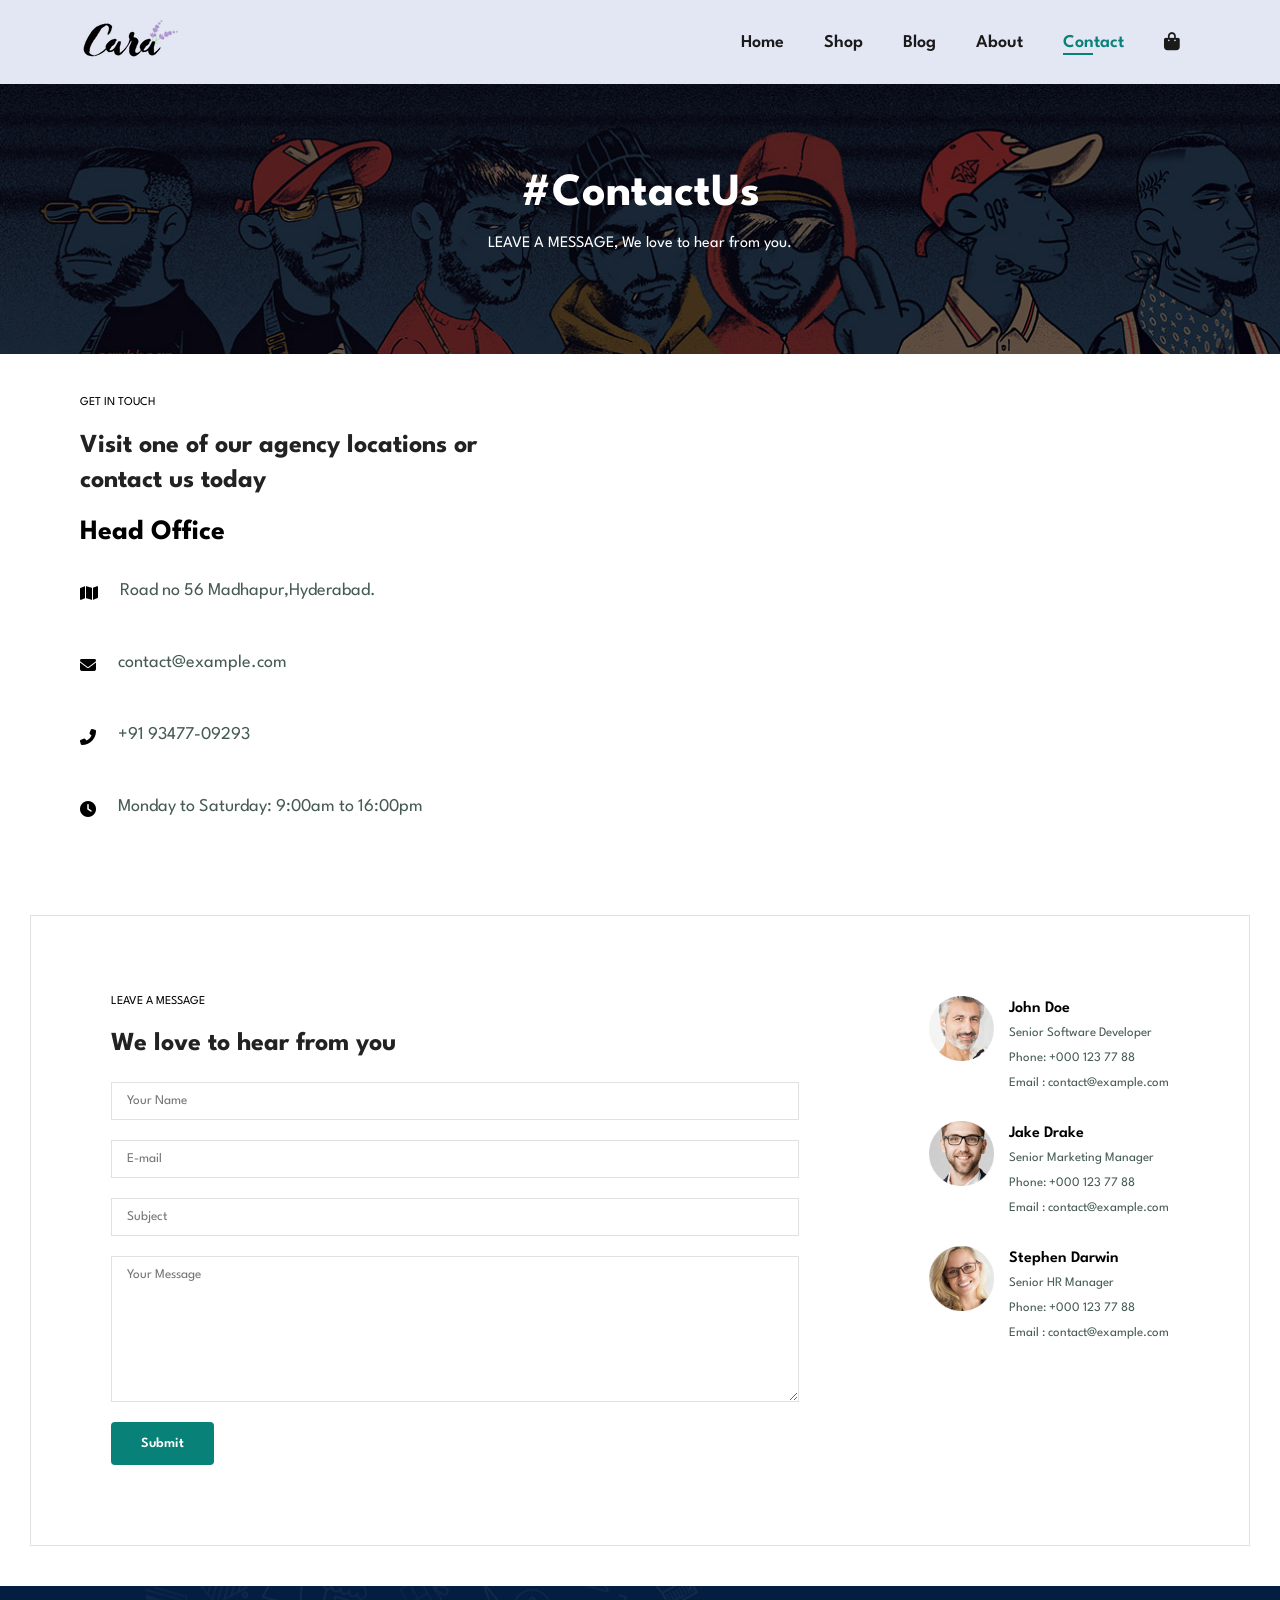
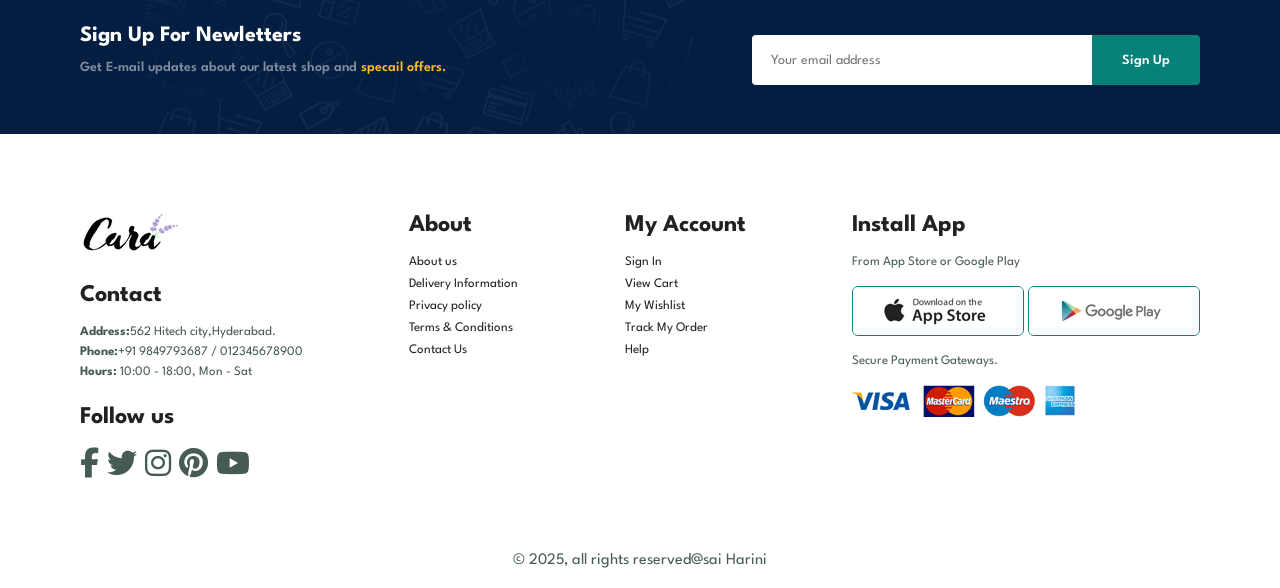
<file: contact.html>
<!DOCTYPE html>
<html lang="en">
<head>
    <meta charset="UTF-8">
    <meta name="viewport" content="width=device-width, initial-scale=1.0">
    <title>Cara -Clothing Brand.</title>
    <link rel="stylesheet" href="style.css">
    <link rel="icon" href="assets/logo.png" type="image/x-icon">

    <!-- Font Awesome CDN -->
    <link rel="stylesheet" href="https://cdn.jsdelivr.net/npm/@fortawesome/fontawesome-free@6.5.2/css/all.min.css">

</head>
<body>
    <section id="header">
        <a href="#"><img src="assets/logo.png" class="logo" alt=""></a>
        <div>
            <ul id="navbar">
                <li><a  href="index.html">Home</a></li>
                <li><a href="shop.html">Shop</a></li>
                <li><a href="blog.html">Blog</a></li>
                <li><a href="about.html">About</a></li>
                <li><a class="active"  href="contact.html">Contact</a></li>
                <li id="lg-bag"><a href="cart.html"><i class="fa-solid fa-bag-shopping"></i></a></li>
                <a href="#" id="close"><i class="fas fa-times"></i></a>

            </ul>
        </div>
        <div id="mobile">
            <a style="color:black" href="cart.html"><i class="fa-solid fa-bag-shopping"></i></a>
             <i id="bar" class="fas fa-outdent"></i>
        </div>
    </section>
     <section id="page-header" class="about-header">
        <h2>#ContactUs</h2>

        <p>LEAVE A MESSAGE, We love to hear from you.</p>
       
    </section>
    <section id="contact-details" class="section-p1">
        <div class="details">
            <span>GET IN TOUCH</span>
            <h2>Visit one of our agency locations or contact us today</h2>
            <h3>Head Office</h3>
            <div>
                <li>
                    <i class="fa fa-map"></i>
                    <p>Road no 56 Madhapur,Hyderabad.</p>
                </li>
                <li>
                    <i class="fa fa-envelope"></i>
                    <p>contact@example.com</p>
                </li>
                <li>
                    <i class="fa fa-phone-alt"></i>
                    <p>+91 93477-09293</p>
                </li>
                <li>
                    <i class="fa fa-clock"></i>
                    <p>Monday to Saturday: 9:00am to 16:00pm</p>
                </li>
            </div>
        </div>
        <div class="map">
            <iframe src="https://www.google.com/maps/embed?pb=!1m18!1m12!1m3!1d15224.999278678819!2d78.36621960120833!3d17.44775308519354!2m3!1f0!2f0!3f0!3m2!1i1024!2i768!4f13.1!3m3!1m2!1s0x3bcb93dc8c5d69df%3A0x19688beb557fa0ee!2sHITEC%20City%2C%20Hyderabad%2C%20Telangana!5e0!3m2!1sen!2sin!4v1754742061240!5m2!1sen!2sin" width="600" height="450" style="border:0;" allowfullscreen="" loading="lazy" referrerpolicy="no-referrer-when-downgrade"></iframe>
        </div>
    </section>
    <section id="form-details">
        <form action="">
            <span>LEAVE A MESSAGE</span>
            <h2>We love to hear from you</h2>
            <input type="text" placeholder="Your Name">
            <input type="text" placeholder="E-mail">
            <input type="text" placeholder="Subject">
            <textarea name="" id="" cols="30" rows="10" placeholder="Your Message"></textarea>
            <button class="normal">Submit</button>
        </form>
        <div class="people">
            <div>
                <img src="assets/people/1.png" alt="">
                <p><span>John Doe</span> Senior Software Developer <br> Phone: +000 123 77 88  <br> Email : contact@example.com </p>
            </div>
            <div>
                <img src="assets/people/2.png" alt="">
                <p><span>Jake Drake</span> Senior Marketing Manager<br> Phone: +000 123 77 88  <br> Email : contact@example.com </p>
            </div>
            <div>
                <img src="assets/people/3.png" alt="">
                <p><span>Stephen Darwin</span> Senior HR Manager<br> Phone: +000 123 77 88  <br> Email : contact@example.com </p>
            </div>
        </div>
    </section>
    <section id="news-letter" class="section-p1 section-m1">
        <div class="newsText">
            <h4>Sign Up For Newletters</h4>
           <p>Get E-mail updates about our latest shop and <span>specail offers.</span></p>
        </div>
        <div class="form">
            <input type="text" placeholder="Your email address">
            <button class="normal">Sign Up</button>
        </div>
    </section>
    <footer class="section-p1">
        <div class="col">
            <img class="logo" src="assets/logo.png" alt="">
            <h4>Contact</h4>
            <p><strong>Address:</strong>562 Hitech city,Hyderabad.</p>
            <p><strong>Phone:</strong>+91 9849793687 / 012345678900</p>
            <p><strong>Hours:</strong> 10:00 - 18:00, Mon - Sat</p>
            <div class="follow">
                <h4>Follow us</h4>
                <div class="icon">
                    <i class="fab fa-facebook-f"></i>
                    <i class="fab fa-twitter"></i>
                    <i class="fab fa-instagram"></i>
                    <i class="fab fa-pinterest"></i>
                    <i class="fab fa-youtube"></i>
                </div>
            </div>
        </div>
        <div class="col">
            <h4>About</h4>
            <a href="#">About us</a>
            <a href="#">Delivery Information</a>
            <a href="#">Privacy policy</a>
            <a href="#">Terms & Conditions</a>
            <a href="#">Contact Us</a>
        </div>
        <div class="col">
            <h4>My Account</h4>
            <a href="#">Sign In</a>
            <a href="#">View Cart</a>
            <a href="#">My Wishlist</a>
            <a href="#">Track My Order</a>
            <a href="#">Help</a>
        </div>
        <div class="col install">
            <h4>Install App</h4>
            <p>From App Store or Google Play</p>
            <div class="row">
                <img src="assets/pay/app.jpg" alt="">
                <img src="assets/pay/play.jpg" alt="">
            </div>
            <p>Secure Payment Gateways.</p>
            <img src="assets/pay/pay.png" alt="">
        </div>
        
    </footer>
    <div class="copyright">
            <p>&copy; 2025, all rights reserved@sai Harini</p>
    </div>
</body>
<script src="script.js"></script>
</html>
</file>
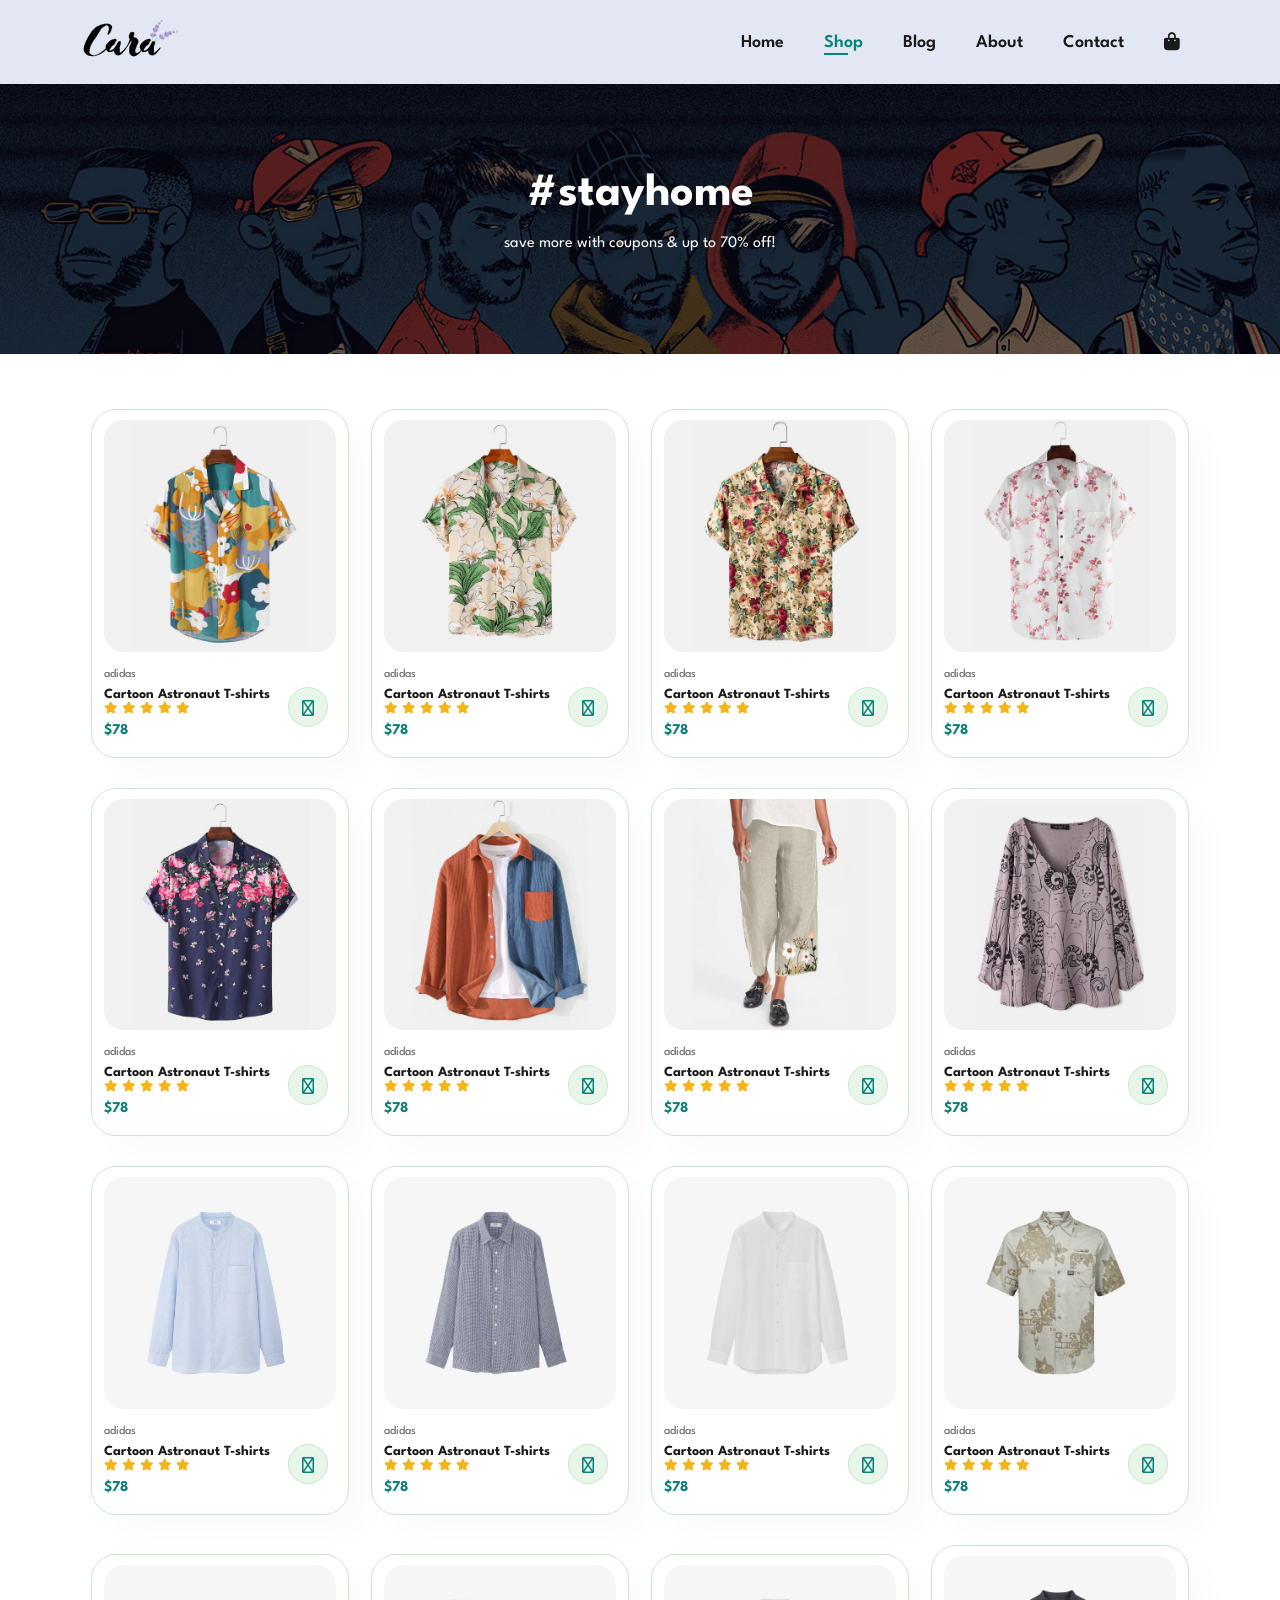
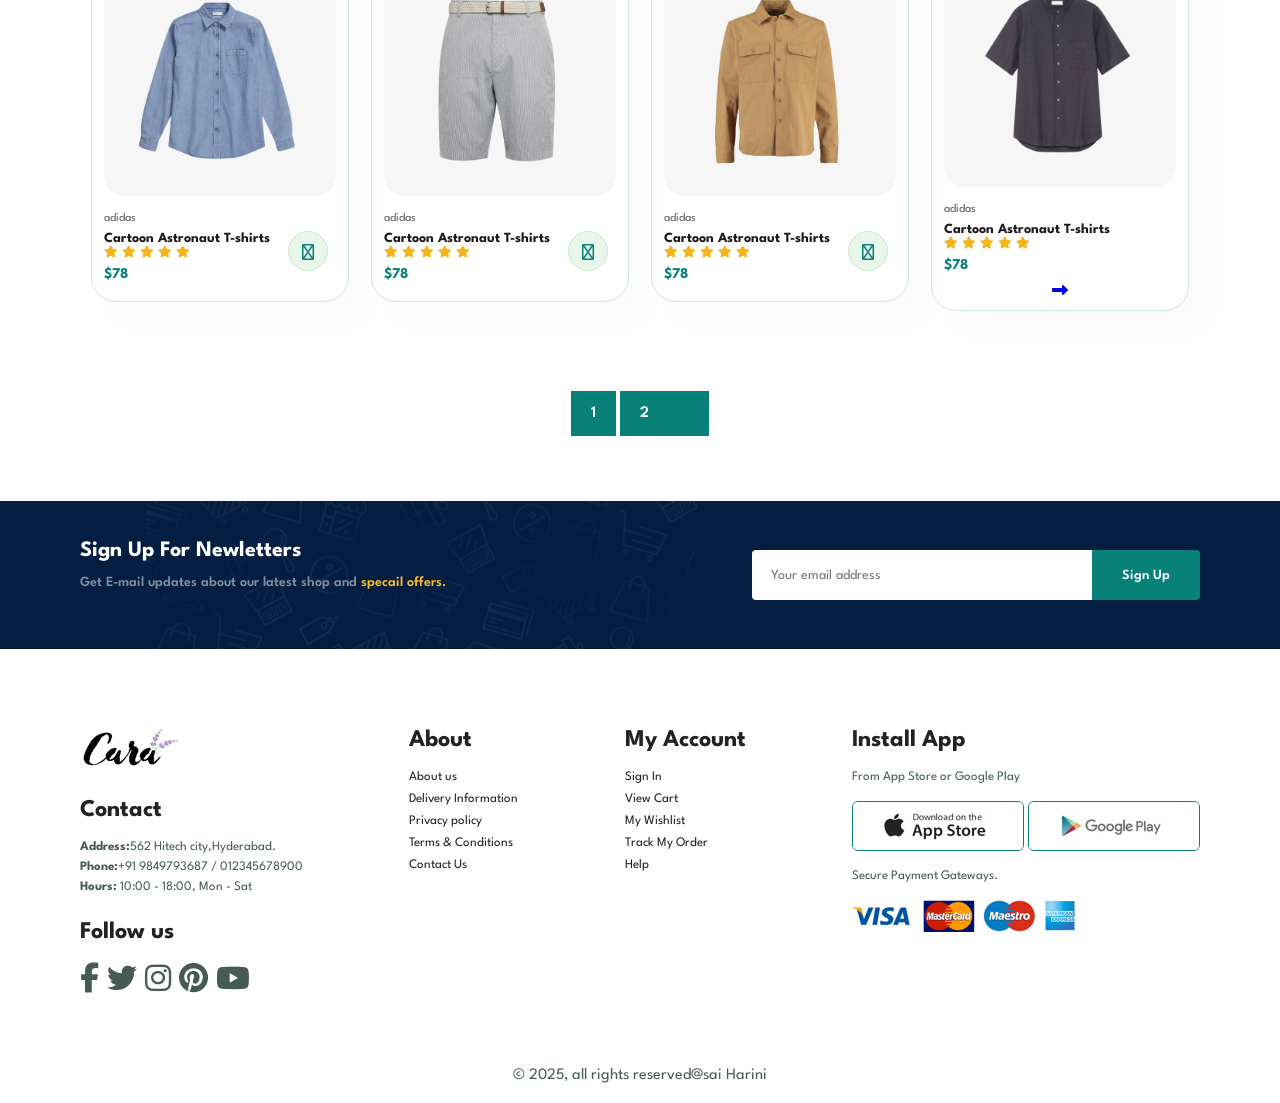
<file: shop.html>
<!DOCTYPE html>
<html lang="en">
<head>
    <meta charset="UTF-8">
    <meta name="viewport" content="width=device-width, initial-scale=1.0">
    <title>Cara -Clothing Brand.</title>
    <link rel="stylesheet" href="style.css">
    <link rel="icon" href="assets/logo.png" type="image/x-icon">

    <!-- Font Awesome CDN -->
    <link rel="stylesheet" href="https://cdn.jsdelivr.net/npm/@fortawesome/fontawesome-free@6.5.2/css/all.min.css">

</head>
<body>
    <section id="header">
        <a href="#"><img src="assets/logo.png" class="logo" alt=""></a>
        <div>
            <ul id="navbar">
                <li><a href="index.html">Home</a></li>
                <li><a class="active" href="shop.html">Shop</a></li>
                <li><a href="blog.html">Blog</a></li>
                <li><a href="about.html">About</a></li>
                <li><a href="contact.html">Contact</a></li>
                <li id="lg-bag"><a href="cart.html"><i class="fa-solid fa-bag-shopping"></i></a></li>
                <a href="#" id="close"><i class="fas fa-times"></i></a>

            </ul>
        </div>
        <div id="mobile">
            <a style="color:black" href="cart.html"><i class="fa-solid fa-bag-shopping"></i></a>
             <i id="bar" class="fas fa-outdent"></i>
        </div>
    </section>
    <section id="page-header">
        <h2>#stayhome</h2>

        <p>save more with coupons & up to 70% off!</p>
       
    </section>
    <section id="product1" class="section-p1">
       
        <div class="pro-container">
            <div class="pro">
                <img src="assets/products/f1.jpg" alt="">
                <div class="des">
                    <span>adidas</span>
                    <h5>Cartoon Astronaut T-shirts</h5>
                    <div class="start">
                        <i class="fas fa-star"></i>
                        <i class="fas fa-star"></i>
                        <i class="fas fa-star"></i>
                        <i class="fas fa-star"></i>
                        <i class="fas fa-star"></i>
                    </div>
                    <h4>$78</h4>
                </div>
                <a href="#"><i class="fa-solid fa-cart-shopping"></i></a>
            </div>
            <div class="pro">
                <img src="assets/products/f2.jpg" alt="">
                <div class="des">
                    <span>adidas</span>
                    <h5>Cartoon Astronaut T-shirts</h5>
                    <div class="start">
                        <i class="fas fa-star"></i>
                        <i class="fas fa-star"></i>
                        <i class="fas fa-star"></i>
                        <i class="fas fa-star"></i>
                        <i class="fas fa-star"></i>
                    </div>
                    <h4>$78</h4>
                </div>
                <a href="#"><i class="fa fa-cart-shopping"></i></a>
            </div><div class="pro">
                <img src="assets/products/f3.jpg" alt="">
                <div class="des">
                    <span>adidas</span>
                    <h5>Cartoon Astronaut T-shirts</h5>
                    <div class="start">
                        <i class="fas fa-star"></i>
                        <i class="fas fa-star"></i>
                        <i class="fas fa-star"></i>
                        <i class="fas fa-star"></i>
                        <i class="fas fa-star"></i>
                    </div>
                    <h4>$78</h4>
                </div>
                <a href="#"><i class="fa fa-cart-shopping"></i></a>
            </div><div class="pro">
                <img src="assets/products/f4.jpg" alt="">
                <div class="des">
                    <span>adidas</span>
                    <h5>Cartoon Astronaut T-shirts</h5>
                    <div class="start">
                        <i class="fas fa-star"></i>
                        <i class="fas fa-star"></i>
                        <i class="fas fa-star"></i>
                        <i class="fas fa-star"></i>
                        <i class="fas fa-star"></i>
                    </div>
                    <h4>$78</h4>
                </div>
                <a href="#"><i class="fa fa-cart-shopping"></i></a>
            </div><div class="pro">
                <img src="assets/products/f5.jpg" alt="">
                <div class="des">
                    <span>adidas</span>
                    <h5>Cartoon Astronaut T-shirts</h5>
                    <div class="start">
                        <i class="fas fa-star"></i>
                        <i class="fas fa-star"></i>
                        <i class="fas fa-star"></i>
                        <i class="fas fa-star"></i>
                        <i class="fas fa-star"></i>
                    </div>
                    <h4>$78</h4>
                </div>
                <a href="#"><i class="fa fa-cart-shopping"></i></a>
            </div><div class="pro">
                <img src="assets/products/f6.jpg" alt="">
                <div class="des">
                    <span>adidas</span>
                    <h5>Cartoon Astronaut T-shirts</h5>
                    <div class="start">
                        <i class="fas fa-star"></i>
                        <i class="fas fa-star"></i>
                        <i class="fas fa-star"></i>
                        <i class="fas fa-star"></i>
                        <i class="fas fa-star"></i>
                    </div>
                    <h4>$78</h4>
                </div>
                <a href="#"><i class="fa fa-cart-shopping"></i></a>
            </div><div class="pro">
                <img src="assets/products/f7.jpg" alt="">
                <div class="des">
                    <span>adidas</span>
                    <h5>Cartoon Astronaut T-shirts</h5>
                    <div class="start">
                        <i class="fas fa-star"></i>
                        <i class="fas fa-star"></i>
                        <i class="fas fa-star"></i>
                        <i class="fas fa-star"></i>
                        <i class="fas fa-star"></i>
                    </div>
                    <h4>$78</h4>
                </div>
                <a href="#"><i class="fa fa-cart-shopping"></i></a>
            </div>
            <div class="pro">
                <img src="assets/products/f8.jpg" alt="">
                <div class="des">
                    <span>adidas</span>
                    <h5>Cartoon Astronaut T-shirts</h5>
                    <div class="start">
                        <i class="fas fa-star"></i>
                        <i class="fas fa-star"></i>
                        <i class="fas fa-star"></i>
                        <i class="fas fa-star"></i>
                        <i class="fas fa-star"></i>
                    </div>
                    <h4>$78</h4>
                </div>
                <a href="#"><i class="fa fa-cart-shopping"></i></a>
            </div>

            <div class="pro">
                <img src="assets/products/n1.jpg" alt="">
                <div class="des">
                    <span>adidas</span>
                    <h5>Cartoon Astronaut T-shirts</h5>
                    <div class="start">
                        <i class="fas fa-star"></i>
                        <i class="fas fa-star"></i>
                        <i class="fas fa-star"></i>
                        <i class="fas fa-star"></i>
                        <i class="fas fa-star"></i>
                    </div>
                    <h4>$78</h4>
                </div>
                <a href="#"><i class="fa fa-cart-shopping"></i></a>
            </div>
            <div class="pro">
                <img src="assets/products/n2.jpg" alt="">
                <div class="des">
                    <span>adidas</span>
                    <h5>Cartoon Astronaut T-shirts</h5>
                    <div class="start">
                        <i class="fas fa-star"></i>
                        <i class="fas fa-star"></i>
                        <i class="fas fa-star"></i>
                        <i class="fas fa-star"></i>
                        <i class="fas fa-star"></i>
                    </div>
                    <h4>$78</h4>
                </div>
                <a href="#"><i class="fa fa-cart-shopping"></i></a>
            </div><div class="pro">
                <img src="assets/products/n3.jpg" alt="">
                <div class="des">
                    <span>adidas</span>
                    <h5>Cartoon Astronaut T-shirts</h5>
                    <div class="start">
                        <i class="fas fa-star"></i>
                        <i class="fas fa-star"></i>
                        <i class="fas fa-star"></i>
                        <i class="fas fa-star"></i>
                        <i class="fas fa-star"></i>
                    </div>
                    <h4>$78</h4>
                </div>
                <a href="#"><i class="fa fa-cart-shopping"></i></a>
            </div><div class="pro">
                <img src="assets/products/n4.jpg" alt="">
                <div class="des">
                    <span>adidas</span>
                    <h5>Cartoon Astronaut T-shirts</h5>
                    <div class="start">
                        <i class="fas fa-star"></i>
                        <i class="fas fa-star"></i>
                        <i class="fas fa-star"></i>
                        <i class="fas fa-star"></i>
                        <i class="fas fa-star"></i>
                    </div>
                    <h4>$78</h4>
                </div>
                <a href="#"><i class="fa fa-cart-shopping"></i></a>
            </div><div class="pro">
                <img src="assets/products/n5.jpg" alt="">
                <div class="des">
                    <span>adidas</span>
                    <h5>Cartoon Astronaut T-shirts</h5>
                    <div class="start">
                        <i class="fas fa-star"></i>
                        <i class="fas fa-star"></i>
                        <i class="fas fa-star"></i>
                        <i class="fas fa-star"></i>
                        <i class="fas fa-star"></i>
                    </div>
                    <h4>$78</h4>
                </div>
                <a href="#"><i class="fa fa-cart-shopping"></i></a>
            </div><div class="pro">
                <img src="assets/products/n6.jpg" alt="">
                <div class="des">
                    <span>adidas</span>
                    <h5>Cartoon Astronaut T-shirts</h5>
                    <div class="start">
                        <i class="fas fa-star"></i>
                        <i class="fas fa-star"></i>
                        <i class="fas fa-star"></i>
                        <i class="fas fa-star"></i>
                        <i class="fas fa-star"></i>
                    </div>
                    <h4>$78</h4>
                </div>
                <a href="#"><i class="fa fa-cart-shopping"></i></a>
            </div><div class="pro">
                <img src="assets/products/n7.jpg" alt="">
                <div class="des">
                    <span>adidas</span>
                    <h5>Cartoon Astronaut T-shirts</h5>
                    <div class="start">
                        <i class="fas fa-star"></i>
                        <i class="fas fa-star"></i>
                        <i class="fas fa-star"></i>
                        <i class="fas fa-star"></i>
                        <i class="fas fa-star"></i>
                    </div>
                    <h4>$78</h4>
                </div>
                <a href="#"><i class="fa fa-cart-shopping"></i></a>
            </div>
            <div class="pro">
                <img src="assets/products/n8.jpg" alt="">
                <div class="des">
                    <span>adidas</span>
                    <h5>Cartoon Astronaut T-shirts</h5>
                    <div class="start">
                        <i class="fas fa-star"></i>
                        <i class="fas fa-star"></i>
                        <i class="fas fa-star"></i>
                        <i class="fas fa-star"></i>
                        <i class="fas fa-star"></i>
                    </div>
                    <h4>$78</h4>
                </div>
                <a href="#"><i class="fa-solid fa-right-long"></i></a>
            </div>
        </div>
    </section>
    <section id="pagination" class="section-p1">
        <a href="#">1</a>
        <a href="#">2</a>
        <a href="#"><i class="fal fa-long-arrow-alt-right"></i></a>
    </section>
    <section id="news-letter" class="section-p1 section-m1">
        <div class="newsText">
            <h4>Sign Up For Newletters</h4>
           <p>Get E-mail updates about our latest shop and <span>specail offers.</span></p>
        </div>
        <div class="form">
            <input type="text" placeholder="Your email address">
            <button class="normal">Sign Up</button>
        </div>
    </section>
    <footer class="section-p1">
        <div class="col">
            <img class="logo" src="assets/logo.png" alt="">
            <h4>Contact</h4>
            <p><strong>Address:</strong>562 Hitech city,Hyderabad.</p>
            <p><strong>Phone:</strong>+91 9849793687 / 012345678900</p>
            <p><strong>Hours:</strong> 10:00 - 18:00, Mon - Sat</p>
            <div class="follow">
                <h4>Follow us</h4>
                <div class="icon">
                    <i class="fab fa-facebook-f"></i>
                    <i class="fab fa-twitter"></i>
                    <i class="fab fa-instagram"></i>
                    <i class="fab fa-pinterest"></i>
                    <i class="fab fa-youtube"></i>
                </div>
            </div>
        </div>
        <div class="col">
            <h4>About</h4>
            <a href="#">About us</a>
            <a href="#">Delivery Information</a>
            <a href="#">Privacy policy</a>
            <a href="#">Terms & Conditions</a>
            <a href="#">Contact Us</a>
        </div>
        <div class="col">
            <h4>My Account</h4>
            <a href="#">Sign In</a>
            <a href="#">View Cart</a>
            <a href="#">My Wishlist</a>
            <a href="#">Track My Order</a>
            <a href="#">Help</a>
        </div>
        <div class="col install">
            <h4>Install App</h4>
            <p>From App Store or Google Play</p>
            <div class="row">
                <img src="assets/pay/app.jpg" alt="">
                <img src="assets/pay/play.jpg" alt="">
            </div>
            <p>Secure Payment Gateways.</p>
            <img src="assets/pay/pay.png" alt="">
        </div>
        
    </footer>
    <div class="copyright">
            <p>&copy; 2025, all rights reserved@sai Harini</p>
    </div>
</body>
<script src="script.js"></script>
</html>
</file>
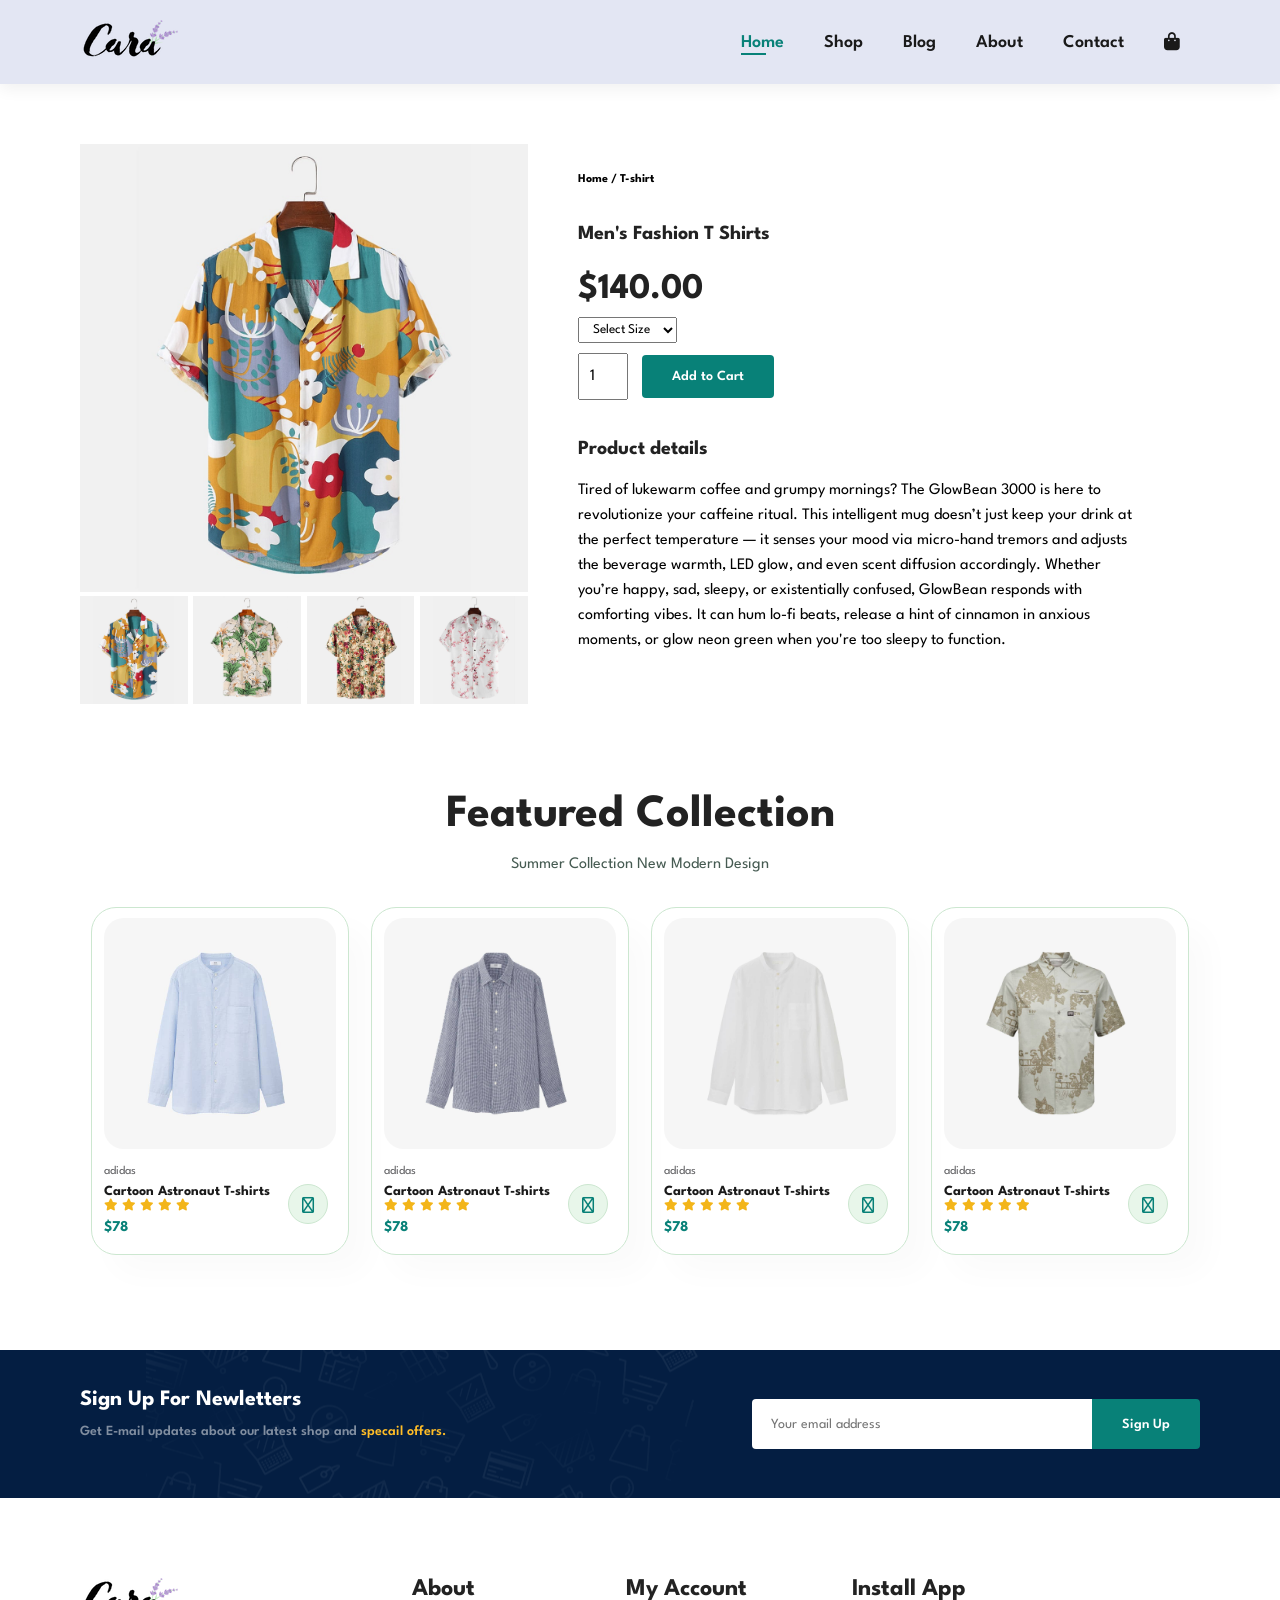
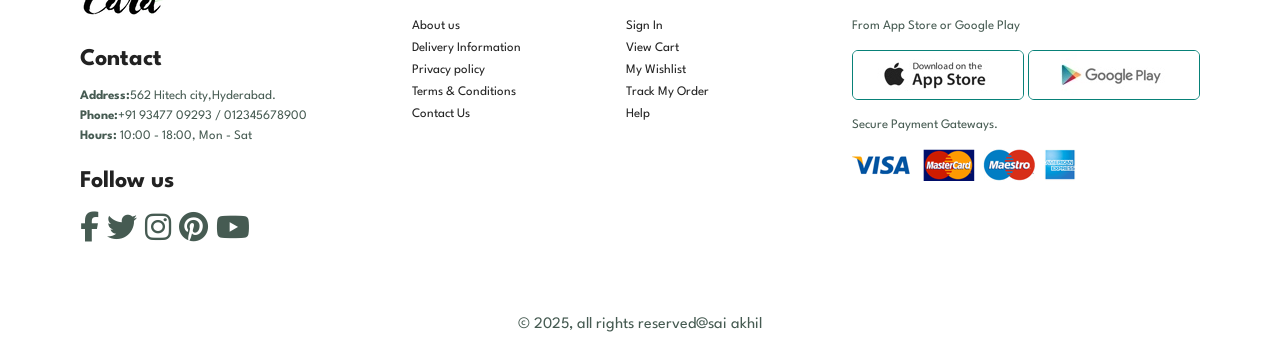
<file: sproduct.html>
<!DOCTYPE html>
<html lang="en">
<head>
    <meta charset="UTF-8">
    <meta name="viewport" content="width=device-width, initial-scale=1.0">
    <title>Cara -Clothing Brand.</title>
    <link rel="stylesheet" href="style.css">
    <link rel="icon" href="assets/logo.png" type="image/x-icon">

    <!-- Font Awesome CDN -->
    <link rel="stylesheet" href="https://cdn.jsdelivr.net/npm/@fortawesome/fontawesome-free@6.5.2/css/all.min.css">

</head>
<body>
    <section id="header">
        <a href="#"><img src="assets/logo.png" class="logo" alt=""></a>
        <div>
            <ul id="navbar">
                <li><a class="active" href="index.html">Home</a></li>
                <li><a href="shop.html">Shop</a></li>
                <li><a href="blog.html">Blog</a></li>
                <li><a href="about.html">About</a></li>
                <li><a href="contact.html">Contact</a></li>
                <li id="lg-bag"><a href="cart.html"><i class="fa-solid fa-bag-shopping"></i></a></li>
                <a href="#" id="close"><i class="fas fa-times"></i></a>

            </ul>
        </div>
        <div id="mobile">
            <a style="color:black" href="cart.html"><i class="fa-solid fa-bag-shopping"></i></a>
             <i id="bar" class="fas fa-outdent"></i>
        </div>
    </section>
    <section id="prodetails" class="section-p1">
        <div class="single-pro-image">
            <img src="assets/products/f1.jpg" alt="" width="100%" id="mainImg">
            <div class="small-img-group">
                <div class="small-img-col">
                    <img src="assets/products/f1.jpg" alt="" width="100%" class="small-img">
                </div>
                <div class="small-img-col">
                    <img src="assets/products/f2.jpg" alt="" width="100%" class="small-img">
                </div>
                <div class="small-img-col">
                    <img src="assets/products/f3.jpg" alt="" width="100%" class="small-img">
                </div>
                <div class="small-img-col">
                    <img src="assets/products/f4.jpg" alt="" width="100%" class="small-img">
                </div>
            </div>
        </div>
        <div class="single-pro-details">
            <h6>Home / T-shirt</h6>
            <h4>Men's Fashion T Shirts</h4>
            <h2>$140.00</h2>
            <select>
                <option>Select Size</option>
                <option>S</option>
                <option>M</option>
                <option>L</option>
                <option>XL</option>
                <option>XXL</option>
            </select>
            <input type="number" value="1">
            <button class="normal">Add to Cart</button>
            <h4>Product details</h4>
            <span>Tired of lukewarm coffee and grumpy mornings? The GlowBean 3000 is here to revolutionize your caffeine ritual. This intelligent mug doesn’t just keep your drink at the perfect temperature — it senses your mood via micro-hand tremors and adjusts the beverage warmth, LED glow, and even scent diffusion accordingly.

Whether you’re happy, sad, sleepy, or existentially confused, GlowBean responds with comforting vibes. It can hum lo-fi beats, release a hint of cinnamon in anxious moments, or glow neon green when you're too sleepy to function.</span>
        </div>
    </section>
    <section id="product1" class="section-p1">
        <h2>Featured Collection</h2>
        <p>Summer Collection New Modern Design</p>
        <div class="pro-container">
            <div class="pro">
                <img src="assets/products/n1.jpg" alt="">
                <div class="des">
                    <span>adidas</span>
                    <h5>Cartoon Astronaut T-shirts</h5>
                    <div class="start">
                        <i class="fas fa-star"></i>
                        <i class="fas fa-star"></i>
                        <i class="fas fa-star"></i>
                        <i class="fas fa-star"></i>
                        <i class="fas fa-star"></i>
                    </div>
                    <h4>$78</h4>
                </div>
                <a href="#"><i class="fa fa-cart-shopping"></i></a>
            </div>
            <div class="pro">
                <img src="assets/products/n2.jpg" alt="">
                <div class="des">
                    <span>adidas</span>
                    <h5>Cartoon Astronaut T-shirts</h5>
                    <div class="start">
                        <i class="fas fa-star"></i>
                        <i class="fas fa-star"></i>
                        <i class="fas fa-star"></i>
                        <i class="fas fa-star"></i>
                        <i class="fas fa-star"></i>
                    </div>
                    <h4>$78</h4>
                </div>
                <a href="#"><i class="fa fa-cart-shopping"></i></a>
            </div><div class="pro">
                <img src="assets/products/n3.jpg" alt="">
                <div class="des">
                    <span>adidas</span>
                    <h5>Cartoon Astronaut T-shirts</h5>
                    <div class="start">
                        <i class="fas fa-star"></i>
                        <i class="fas fa-star"></i>
                        <i class="fas fa-star"></i>
                        <i class="fas fa-star"></i>
                        <i class="fas fa-star"></i>
                    </div>
                    <h4>$78</h4>
                </div>
                <a href="#"><i class="fa fa-cart-shopping"></i></a>
            </div><div class="pro">
                <img src="assets/products/n4.jpg" alt="">
                <div class="des">
                    <span>adidas</span>
                    <h5>Cartoon Astronaut T-shirts</h5>
                    <div class="start">
                        <i class="fas fa-star"></i>
                        <i class="fas fa-star"></i>
                        <i class="fas fa-star"></i>
                        <i class="fas fa-star"></i>
                        <i class="fas fa-star"></i>
                    </div>
                    <h4>$78</h4>
                </div>
                <a href="#"><i class="fa fa-cart-shopping"></i></a>
            </div>
        </div>
    </section>
    <section id="news-letter" class="section-p1 section-m1">
        <div class="newsText">
            <h4>Sign Up For Newletters</h4>
           <p>Get E-mail updates about our latest shop and <span>specail offers.</span></p>
        </div>
        <div class="form">
            <input type="text" placeholder="Your email address">
            <button class="normal">Sign Up</button>
        </div>
    </section>
    <footer class="section-p1">
        <div class="col">
            <img class="logo" src="assets/logo.png" alt="">
            <h4>Contact</h4>
            <p><strong>Address:</strong>562 Hitech city,Hyderabad.</p>
            <p><strong>Phone:</strong>+91 93477 09293 / 012345678900</p>
            <p><strong>Hours:</strong> 10:00 - 18:00, Mon - Sat</p>
            <div class="follow">
                <h4>Follow us</h4>
                <div class="icon">
                    <i class="fab fa-facebook-f"></i>
                    <i class="fab fa-twitter"></i>
                    <i class="fab fa-instagram"></i>
                    <i class="fab fa-pinterest"></i>
                    <i class="fab fa-youtube"></i>
                </div>
            </div>
        </div>
        <div class="col">
            <h4>About</h4>
            <a href="#">About us</a>
            <a href="#">Delivery Information</a>
            <a href="#">Privacy policy</a>
            <a href="#">Terms & Conditions</a>
            <a href="#">Contact Us</a>
        </div>
        <div class="col">
            <h4>My Account</h4>
            <a href="#">Sign In</a>
            <a href="#">View Cart</a>
            <a href="#">My Wishlist</a>
            <a href="#">Track My Order</a>
            <a href="#">Help</a>
        </div>
        <div class="col install">
            <h4>Install App</h4>
            <p>From App Store or Google Play</p>
            <div class="row">
                <img src="assets/pay/app.jpg" alt="">
                <img src="assets/pay/play.jpg" alt="">
            </div>
            <p>Secure Payment Gateways.</p>
            <img src="assets/pay/pay.png" alt="">
        </div>
        
    </footer>
    <div class="copyright">
            <p>&copy; 2025, all rights reserved@sai akhil</p>
    </div>
    <script>
        var mainImg = document.getElementById("mainImg");
        var smallImg = document.getElementsByClassName("small-img");
        smallImg[0].onclick=function(){
            mainImg.src=smallImg[0].src;
        }
        smallImg[1].onclick=function(){
            mainImg.src=smallImg[1].src;
        }
        smallImg[2].onclick=function(){
            mainImg.src=smallImg[2].src;
        }
        smallImg[3].onclick=function(){
            mainImg.src=smallImg[3].src;
        }
    </script>
</body>
<script src="script.js"></script>
</html>
</file>
<file: style.css>
@import url('https://fonts.googleapis.com/css2?family=League+Spartan:wght@100..900&family=Montserrat:ital,wght@0,100..900;1,100..900&family=Open+Sans:ital,wght@0,300..800;1,300..800&family=Outfit:wght@100..900&display=swap');
*{
    margin:0;
    padding:0;
    box-sizing: border-box;
    font-family: "League Spartan", sans-serif;;
}
h1{
    font-size: 50px;
    line-height: 64px;
    color:#222;
}
h2{
    font-size: 46px;
    line-height: 54px;
    color:#222;
}
h4{
    font-size: 20px;
    color:#222;
}
h6{
    font-weight: 700;
    font-size: 12px;
}
p{
    font-size: 16px;
    color:#465b52;
    margin:15px 0 20px 0;
}
.section-p1{
    padding:40px 80px;
}
.section-m1{
    margin:40px 0;
}
button.normal{
    font-size:14px;
    font-weight: 600;
    padding:15px 30px;
    color:#000;
    background-color: #fff;
    border-radius: 4px;
    cursor: pointer;
    border: none;
    outline: none;
    transition: 0.2s;
}
body{
    width:100%;
}
/* Header start */

#header{
    display:flex;
    align-items: center;
    justify-content: space-between;
    padding:20px 80px;
    background-color: #E3E6F3;
    box-shadow: 0 5px 15px rgba(0,0,0,0.06);
    z-index: 999;
    position: sticky;
    top:0;
    left:0;
}
#navbar{
    display: flex;
    align-items: center;
    justify-content: center;
}
#navbar li{
    list-style: none;
    padding:0 20px;
    position: relative;
}
#navbar li a{
    text-decoration: none;
    font-size: 18px;
    font-weight: 600;
    color:#1a1a1a;
    transition: 0.3s ease;
}
#navbar li a:hover,
#navbar li a.active{
    color:#088178;
}
#navbar li a.active::after,
#navbar li a:hover::after{
    content:"";
    width:30%;
    height:2px;
    background-color: #088178;
    position: absolute;
    bottom:-4px;
    left:20px;
}
#mobile{
    display:none;
}

/* Homepage Hero Section */

#hero{
    background-image: url(assets/hero4.png);
    height:90vh;
    width:100%;
    background-position: top 25% right 0%;
    background-size: cover;
    padding:0 80px;
    display: flex;
    flex-direction: column;
    align-items: flex-start;
    justify-content: center;
}
#hero h4{
    padding-bottom: 15px;
}
#hero h1{
    color:#088178;
}
#hero button{
    background-image: url(assets/button.png);
    background-color: transparent;
    color:#088178;
    border:0;
    padding:14px 80px 14px 75px;
    background-repeat: no-repeat;
    cursor: pointer;
    font-weight: 700;
    font-size: 15px;
}
#feature{
    display: flex;
    justify-content: space-between;
    align-items: center;
    flex-wrap: wrap;
}
#feature .feature-box{
    width:180px;
    text-align: center;
    padding:25px 15px;
    box-shadow: 20px 20px 34px rgba(0,0,0,0.03);
    border:1px solid #cce7d0;
    border-radius: 4px;
    margin:15px 0;
    transition: 0.3s ease;
}
#feature .feature-box img{
    width:100%;
    margin-bottom:10px;
}
#feature .feature-box:hover{
    box-shadow: 10px 10px 54px rgba(0,0,0,0.1);
}
#feature .feature-box h6{
    display: inline-block;
    padding:9px 8px 6px 8px;
    line-height: 1;
    border-radius: 4px;
    color: #088178;
    background-color: #fddde4;
}
#feature .feature-box:nth-child(2) h6{
    background-color: #cdebbc;
}
#feature .feature-box:nth-child(3) h6{
    background-color: #d1e8f2;
}
#feature .feature-box:nth-child(4) h6{
    background-color: #cdd4f8;
}
#feature .feature-box:nth-child(5) h6{
    background-color: f6dbf6;
}
#feature .feature-box:nth-child(6) h6{
    background-color: fff2e5;
}
/* product section */
#product1{
    text-align: center;
}
#product1 .pro{
    width:23%;
    min-width:250px;
    padding:10px 12px;
    border:1px solid #cce7d0;
    border-radius: 25px;
    cursor: pointer;
    box-shadow: 20px 20px 30px rgba(0, 0,0, 0.02);
    margin:15px 0;
    transition: 0.2s ease;
    position: relative;
}
#product1 .pro-container{
    display: flex;
    justify-content: space-around;
    align-items: center;
    flex-wrap: wrap;
}
#product1 .pro:hover{
    box-shadow:20px 20px 30px rgba(0, 0,0, 0.06)
}
#product1 .pro img{
    width:100%;
    border-radius:20px;
}
#product1 .pro .des{
    text-align: start;
    padding:10px 0;

}
#product1 .pro .des span{
    color:#606063;
    font-size: 12px;
}
#product1 .pro .des h5{
    padding-top:7px;
    color:#1a1a1a;
    font-size: 14px;
}
#product1 .pro .des i{
    font-size:12px;
    color:rgb(243,181,25)
}
#product1 .pro .des h4{
    padding-top: 7px;
    font-size: 15px;
    font-weight: 700;
    color:#088178;
}
#product1 .pro .fa-cart-shopping{
    width:40px;
    height:40px;
    line-height: 40px;
    border-radius: 50px;
    background-color: #e8f6ea;
    font-weight: 500;
    color: #088178;
    border:1px solid #cce7d0;
    position: absolute;
    bottom:30px;
    right:20px;
}
#banner{
    display: flex;
    flex-direction: column;
    justify-content: center;
    align-items: center;
    text-align: center;
    background-image:url(assets/banner/b2.jpg);
    width:100%;
    height:40vh;
    background-size: cover;
    background-position: center;
}
#banner h4{
    color:#fff;
    font-size: 16px;
}
#banner h2{
    color:#fff;
    font-size: 30px;
    padding:10px 0;

}
#banner h2 span{
    color: #ef3636;
}
#banner button:hover{
    background-color: #088178;
    color:#fff;
}
#sm-banner{
    display: flex;
    justify-content: center;
    align-items: center;
    gap:30px;
    flex-wrap: wrap;
}
#sm-banner .banner-box{
    display: flex;
    flex-direction: column;
    justify-content: center;
    align-items: flex-start;
    padding:30px;
    background-image:url(assets/banner/b17.jpg);
    min-width:580px;
    height:50vh;
    background-size: cover;
    background-position: center;
    
}
#sm-banner .banner-box2{
    background-image: url(assets/banner/b10.jpg);
}
#sm-banner h4{
    color:#fff;
    font-size: 30px;
    font-weight:300;
}
#sm-banner h2{
    color:#fff;
    font-size: 38px;
    font-weight:800;
}
#sm-banner span{
    color:#fff;
    font-size: 14px;
    font-weight: 500;
    padding-bottom: 15px;
}

button.white{
    font-size:14px;
    font-weight: 600;
    padding:11px 18px;
    color:#fff;
    background-color: transparent;
    cursor: pointer;
    border: 1px solid #fff;
    outline: none;
    transition: 0.2s;
}
#sm-banner .banner-box:hover button{
    background-color: #088178;
    border:none;
}
#banner3 .banner-box{
    display: flex;
    flex-direction: column;
    justify-content: center;
    align-items: flex-start;
    padding:30px;
    background-image:url(assets/banner/b7.jpg);
    min-width:30%;
    height:30vh;
    background-size: cover;
    background-position: center;
    margin-bottom: 20px;
}
#banner3{
    display: flex;
    justify-content: space-between;
    flex-wrap: wrap;
    gap:20px;
   
    padding:0 80px;
}
#banner3 h2{
    color:#fff;
    font-weight: 900;
    font-size: 42px;
}
#banner3 h3{
    color:#b86a6a;
    font-weight: 800;
    font-size: 15px;
}
#banner3 .banner-box2{
    background-image: url(assets/banner/b4.jpg);
}
#banner3 .banner-box3{
    background-image: url(assets/banner/b18.jpg);
}
#news-letter{
    display: flex;
    justify-content: space-between;
    align-items: center;
    flex-wrap: wrap;
    background-image: url(assets/banner/b14.png);
    background-repeat: no-repeat;
    background-position: 20% 30%;
    background-color: #041e42;
}
#news-letter h4{
    font-size: 22px;
    font-weight: 700;
    color:#fff;
}
#news-letter p{
    font-size: 14px;
    font-weight: 600;
    color:#818ea0;
}

#news-letter p span{
    color:#ffbd27;
}
#news-letter input{
    height:3.125rem;
    padding:0 1.25em;
    font-size: 14px ;
    width:100%;
    border:1px solid transparent;
    border-radius: 4px;
    outline: none;
    border-top-right-radius:0;
    border-bottom-right-radius:0;
}
.form{
    display: flex;
   width:40%; 
}
#news-letter button{
    background-color: #088178;
    color:#fff;
    white-space: nowrap;
    border-top-left-radius:0;
    border-bottom-left-radius:0;
}
#close{
    display: none;
}
footer{
    display: flex;
    justify-content: space-between;
    flex-wrap: wrap;

}
footer .col{
    display: flex;
    flex-direction: column;
    align-items: flex-start;
    margin-bottom: 20px;
}
footer .logo{
    margin-bottom: 30px;
}
footer h4{
    font-size:24px;
    padding-bottom:20px;
}
footer p{
    font-size:13px;
    margin:0 0 8px 0;
}
footer a{
    font-size:13px;
    margin:0 0 8px 0;
    color:#222;
    text-decoration: none;
    margin-bottom:10px;
}
footer .follow{
    margin-top:20px;

}
footer .follow i{
    font-size: 30px;
    color:#465b52;
    padding-right:4px;
    cursor:pointer;
}
footer .install .row img{
    border:1px solid #088178;
    border-radius:6px
}
footer .install img{
    margin:10px 0 15px 0;
}
footer .follow i:hover,
footer a:hover{
    color:#088178;
}

.copyright{
    width:100%;
    text-align: center;
}
/* shop page */
#page-header{
    background-image: url(assets/banner/b1.jpg);
    width:100%;
    height:30vh;
    background-size: cover;
    display: flex;
    justify-content: center;
    align-items: center;
    flex-direction: column;
    padding:14px;
}
#pagination{
    text-align: center;
}
#page-header h2,
#page-header p{
    color:#fff;
}
#pagination a{
    text-decoration: none;
    background-color: #088178;
    padding:15px 20px;
    color:#fff;
    font-weight: 600;

}

/* single product */

#prodetails .single-pro-image{
    width:40%;
    margin-right: 50px;
}
.small-img-group{
    display: flex;
    justify-content: space-between;
}
.small-img-col{
    flex-basis: 24%;
    cursor: pointer;
}
#prodetails{
    display: flex;
    margin-top: 20px;
}
#prodetails .single-pro-details{
    width:50%;
    padding-top: 30px;
}
#prodetails .single-pro-details h4{
    padding:40px 0 20px 0;

}
#prodetails .single-pro-details h2{
    font-size:36px;
}
#prodetails .single-pro-details select{
    display: block;
    padding:5px 10px;
    margin-bottom: 10px;
}
#prodetails .single-pro-details input{
    width:50px;
    height:47px;
    padding-left:10px;
    font-size: 16px;
    margin-right: 10px;
} 
#prodetails .single-pro-details input:focus{
    outline: none;
}
#prodetails .single-pro-details button{
    background-color: #088178;
    color: #fff;
}
#prodetails .single-pro-details span{
    line-height: 25px;
}
/* blog page */
#page-header .blog-header2{
    background: url(assets/banner/b19.jpg);
}
#blog{
    padding:150px 150px 0 150px;
}
#blog .blog-box{
    display: flex;
    align-items: center;
    width:100%;
    position: relative;
    padding-bottom:90px;
}
#blog .blog-img{
    width:40%;
    margin-right:40px;
}
#blog img{
    width:100%;
    height:400px;
    object-fit: cover;
}
#blog .blog-details{
    width:50%;
}
#blog .blog-details a{
    text-decoration: none;
    font-size: 11px;
    color:#000;
    font-weight: 700;
    position: relative;
}
#blog .blog-details a::after{
    content:"";
    width:50px;
    height:1px;
    background-color: #000;
    position: absolute;
    top:4px;
    right:-60px;
    transition: 0.3s;
}
#blog .blog-details a:hover{
    color:#088178;
}
#blog .blog-details a:hover::after{
    background-color: #088178;
}
#blog .blog-box h1{
    position: absolute;
    top:-40px;
    left:0;
    font-size: 70px;
    font-weight: 700;
    color:#c9cbce;
    z-index: -999;
}
/* about page */
#page-header .about-header{
    background-image: url(assets/about/banner.png);
}
#about-head{
    display: flex;
    align-items: center;
}
#about-head img{
    width: 40%;
    height: auto;
}
#about-head div{
    padding-left: 40px;
}
#about-head div p{
    line-height: 40px;
}
#about-app{
    text-align: center;
}
#about-app .video{
    width:70%;
    height:100%;
    margin: 30px auto 30px auto;
}
#about-app .video video{
    height:100%;
    width: 100%;
    border-radius: 20px;
}
/* contact page */
#contact-details{
    display: flex;
    justify-content: space-between;
    align-items: center;
}
#contact-details .details{
    width:40%;

}
#contact-details .details span,
#form-details form span{
    font-size: 12px;
}
#contact-details .details h2,
#form-details form h2{
    font-size: 26px;
    line-height: 35px;
    padding:20px 0;
}
#contact-details .details h3{
    font-size: 28px;
    padding-bottom: 12px;
}
#contact-details .details li{
    list-style: none;
    display: flex;
    align-items: center;
    padding:10px 0;
}
#contact-details .details li p{
    font-size: 18px;
    padding-left: 22px;
}
#contact-details .map{
    width:55%;
    height:400px;
}
#contact-details .map iframe{
    width:100%;
    height:100%;
}
#form-details{
    display: flex;
    justify-content: space-between;
    margin: 30px;
    padding:80px;
    border:1px solid #e1e1e1;
}
#form-details form{
    width:65%;
    display: flex;
    flex-direction: column;
    align-items: flex-start;
}
#form-details form input,
#form-details form textarea{
    width: 100%;
    padding:12px 15px;
    outline: none;
    border:1px solid #e1e1e1;
    margin-bottom: 20px;
}
#form-details form button{
    background: #088178;
    color: #fff;
}
#form-details .people div{
    padding-bottom: 25px;
    display: flex;
    align-items: flex-start;
}
#form-details .people div img{
    width:65px;
    height: 65px;
    object-fit: cover;
    margin-right:15px;
}
#form-details .people div p{
    margin:0;
    font-size: 13px;
    line-height: 25px;

}
#form-details .people div p span{
    display: block;
    font-size: 16px;
    font-weight: 600;
    color:#000;
    width:80%
}
/* cart page */
#cart{
    overflow-x: auto;
}
#cart table{
    width: 100%;
    border-collapse: collapse;
    table-layout: fixed;
    white-space: nowrap;
}
#cart table img{
    width:70px;
}
#cart table td:nth-child(1){
    width: 100px;
    text-align: center;
}
#cart table  td:nth-child(2){
    width: 150px;
    text-align: center;
    padding:10px;
}
#cart table  td:nth-child(3){
    width: 250px;
    text-align: center;
}
#cart table  td:nth-child(4),
#cart table  td:nth-child(5),
#cart table  td:nth-child(6){
    width: 150px;
    text-align: center;
}
#cart table  td:nth-child(5) input{
    width:70px;
    padding:10px 5px 10px 15px;

}
#cart table thead{
    border:1px solid #e2e9e1;
    border-left:none;
    border-right:none;
}
#cart table thead td{
    font-weight: 700;
    text-transform:uppercase;
    font-size: 13px;
    padding:18px 0;
}
#cart table tbody tr td{
    padding-top:10px;
}
#cart table tbody  td{
    font-size: 18px;
}
#cart-add{
    display: flex;
    justify-content: space-between;
    flex-wrap: wrap;
}
#cart-add #coupon{
    width:50%;
    margin-bottom: 30px;
}
#coupon h3{
    padding-bottom:15px;
}
#coupon input{
    padding:15px 20px;
    outline:none;
    width: 40%;
    margin-top:10px;
    border:1px solid #e2e9e1
}
#coupon button,
.subtotal button{
    background-color: #088178;
    color:#fff;
}
.subtotal{
    width:40%;
    margin-bottom: 30px;
    border:1px solid #e2e9e1;
    padding:30px;
}
.subtotal table{
    border-collapse: collapse;
    width: 100%;
    margin-bottom: 20px;
}
.subtotal table td{
    width:50%;
    border:1px solid #e2e9e1;
    padding:10px;
    font-size: 13px;
}
#coupon h3,.subtotal h3{
    padding:10px;
}
/* Media Query */

@media (max-width:799px){
    .section-p1{
        padding:40px 40px;
    }
    #navbar{
        display:flex;
        flex-direction: column;
        align-items: flex-start;
        justify-content: flex-start;
        position: fixed;
        top:0;
        right:-300px;
        height:100vh;
        width:300px;
        background-color: #E3E6F3;
        box-shadow: 0 40px 60px rgba(0,0,0,0.1);
        padding:80px 0 0 10px;
        transition: 0.3s;
    }
    #navbar.active{
        right:0px;
    }
    #navbar li{
        margin-bottom: 25px;
    }
    #mobile{
        display: flex;
    }
    #mobile i{
        color:#1a1a1a;
        font-size: 24px;
        padding-left:20px;
    }
    #close{
        display: initial;
        position: absolute;
        top:30px;
        left:30px;
        color:#222;
        font-size: 24px;
    }
    #lg-bag{
        display: none;
    }
    #hero{
        height:70vh;
        padding:0 80px;
        background-position: top 30% right 30%;
    }
    #feature{
        justify-content: space-between;
    }
    #feature .feature-box{
        margin:15px 15px;
    
    }
    #product1 .pro-container{
        justify-content: center;
    }
    #product1 .pro-container .pro{
        margin:15px;
    }
    #banner{
        height:20vh;
    }
    #sm-banner .banner-box{
       min-width: 100%;
       height:30vh;
    }
    #banner3{
        padding:0 40px;
    }
    #banner3 .banner-box{
        width:28%;
        display:flex;
        justify-content: center;
        align-items: center;
    }
    #news-letter .form{
        width:80%;
    }
    #form-details{
        padding:40px;
    }
    #form-details form{
        width: 50%;
    }
}
@media (max-width:477px) {
    .section-p1{
        padding:20px;
    }
    #header{
        padding:10px 30px;
        
    }
    h2{
        font-size: 32px;
    }
    h1{
        font-size: 38px;
    }
    #hero{
        padding:0 20px;
        background-position: 55%;
    }
    #feature{
        justify-content: space-between;
    }
    #feature .feature-box{
        width:155px;
        margin:0 0 15px 0;
    }
    #product1 .pro{
        width: 100%;
    }
    #banner{
        height:40vh;
    }
    #banner3{
        padding:0 20px;
    }
    #banner3 .banner-box{
        width:100%;
    }
    #news-letter .form{
        width:90%;
    }
    #news-letter{
        padding:40px 20px;
    }
    footer .copyright{
        text-align: right;
    }
    /* single product */
    #prodetails{
        display: flex;
        flex-direction: column;
    }
    #prodetails .single-pro-image{
        width:100%;
        margin-right: 0px;
    }
    #prodetails .single-pro-details{
        width:100%;
        padding-top: 30px;
    }
    #blog{
        padding:100px 20px 0 20px;
    }
    #blog .blog-box{
        display: flex;
        flex-direction: column;
       
    }
    #blog .blog-img{
        width:100%;
        margin-right: 0;
    }
    #blog .blog-details{
        width: 100%;
        padding:20px 0px;
    }
    #about-head{
        flex-direction: column;

    }
    #about-head img{
        width: 100%;
        margin-bottom: 20px;
    }
    #about-head div{
        padding-left: 0px;
    }
    #about-head div p{
        line-height: 30px;
    }
    #feature .feature-box{
        margin-left:10px;
        margin-right: 10px;
    }
    #about-app .video{
        width: 100%;
    }
    #contact-details{
        flex-direction: column;
    }
    #contact-details .details{
        width: 100%;
        margin-bottom: 30px;
    }
    #contact-details  .map{
        width: 100%;
    }
    #contact-details .map iframe{
        width: 100%;
    }
    #form-details{
        margin: 10px;
        padding:30px 10px;
        flex-wrap: wrap;
    }
    #form-details form{
        width: 100%;
        margin-bottom: 30px;
    }
    #form-details .people{
        width: 100%;
    }
    #cart-add{
        flex-direction: column;
    }
    #card-add #coupon{
        width: 100%;
    }
    #coupon input{
        width:100%;
    }
    
    .subtotal{
        width: 100%;
    }
}
</file>
